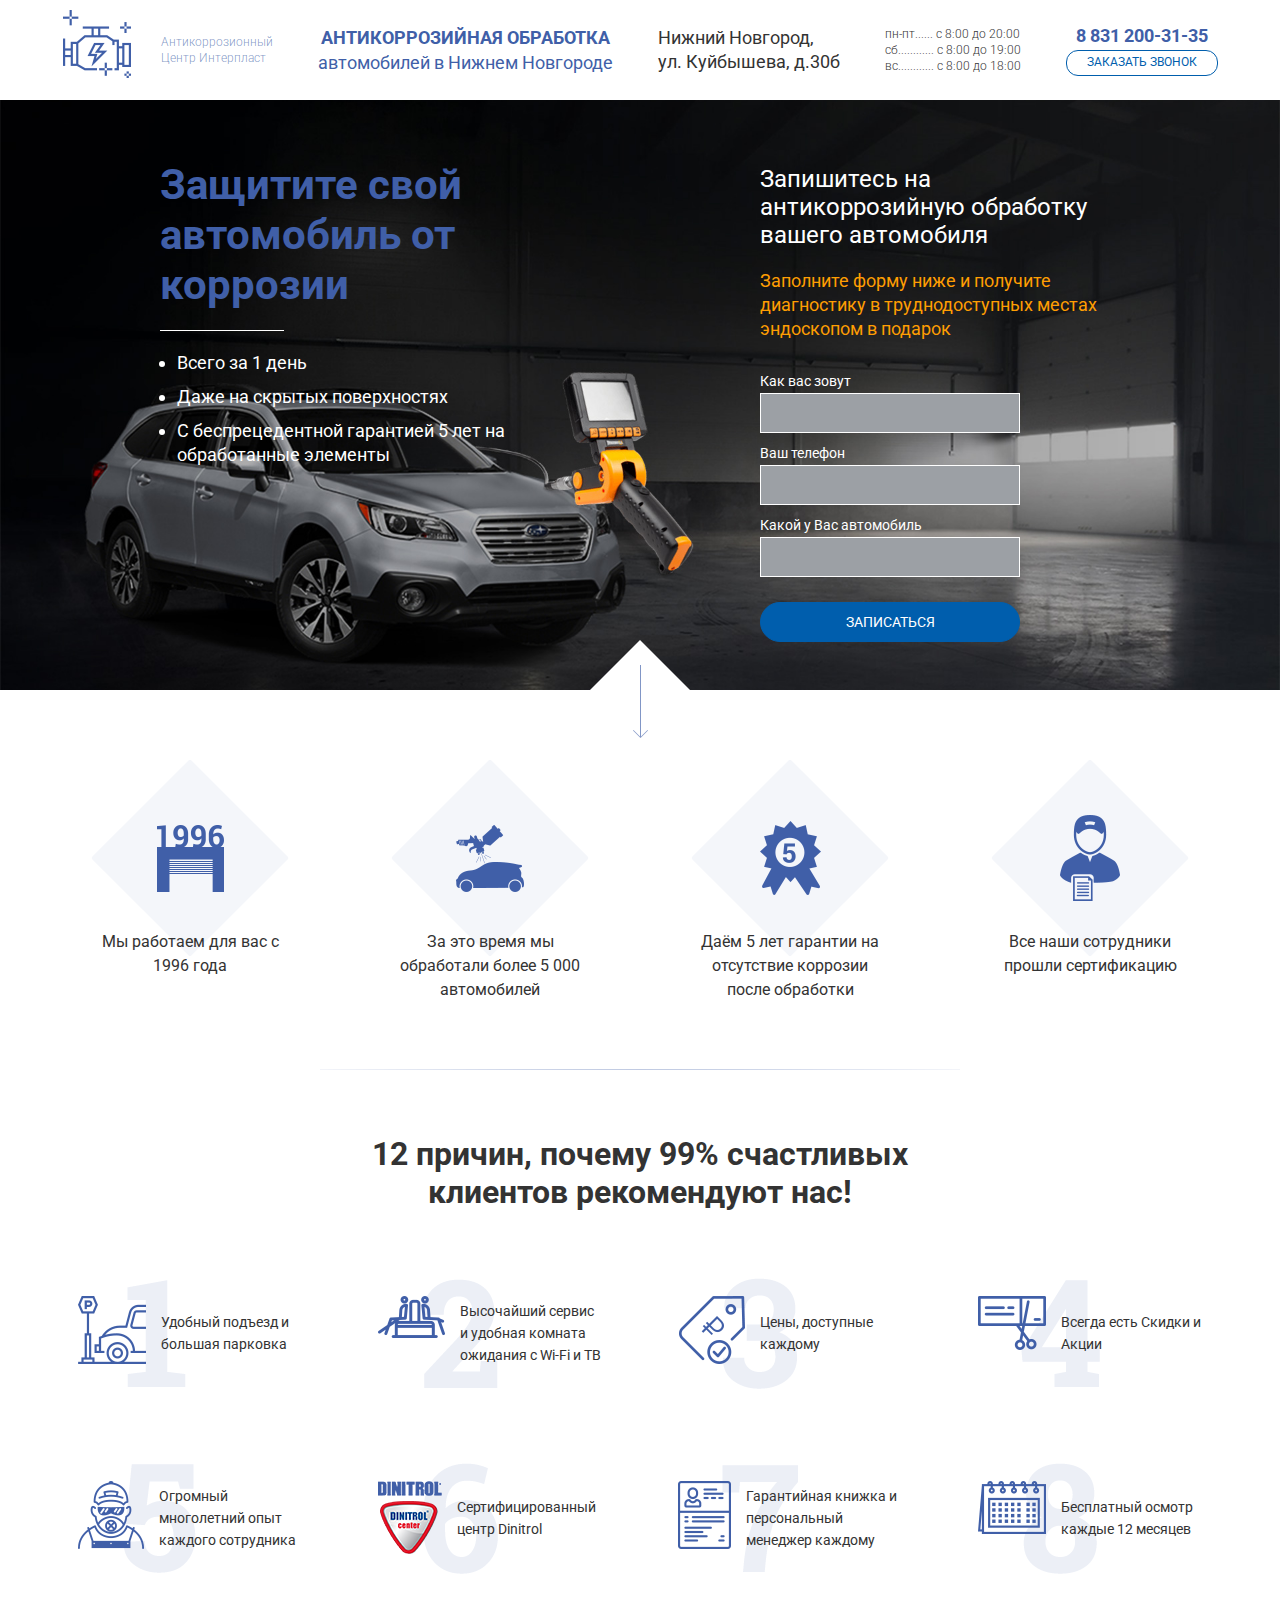
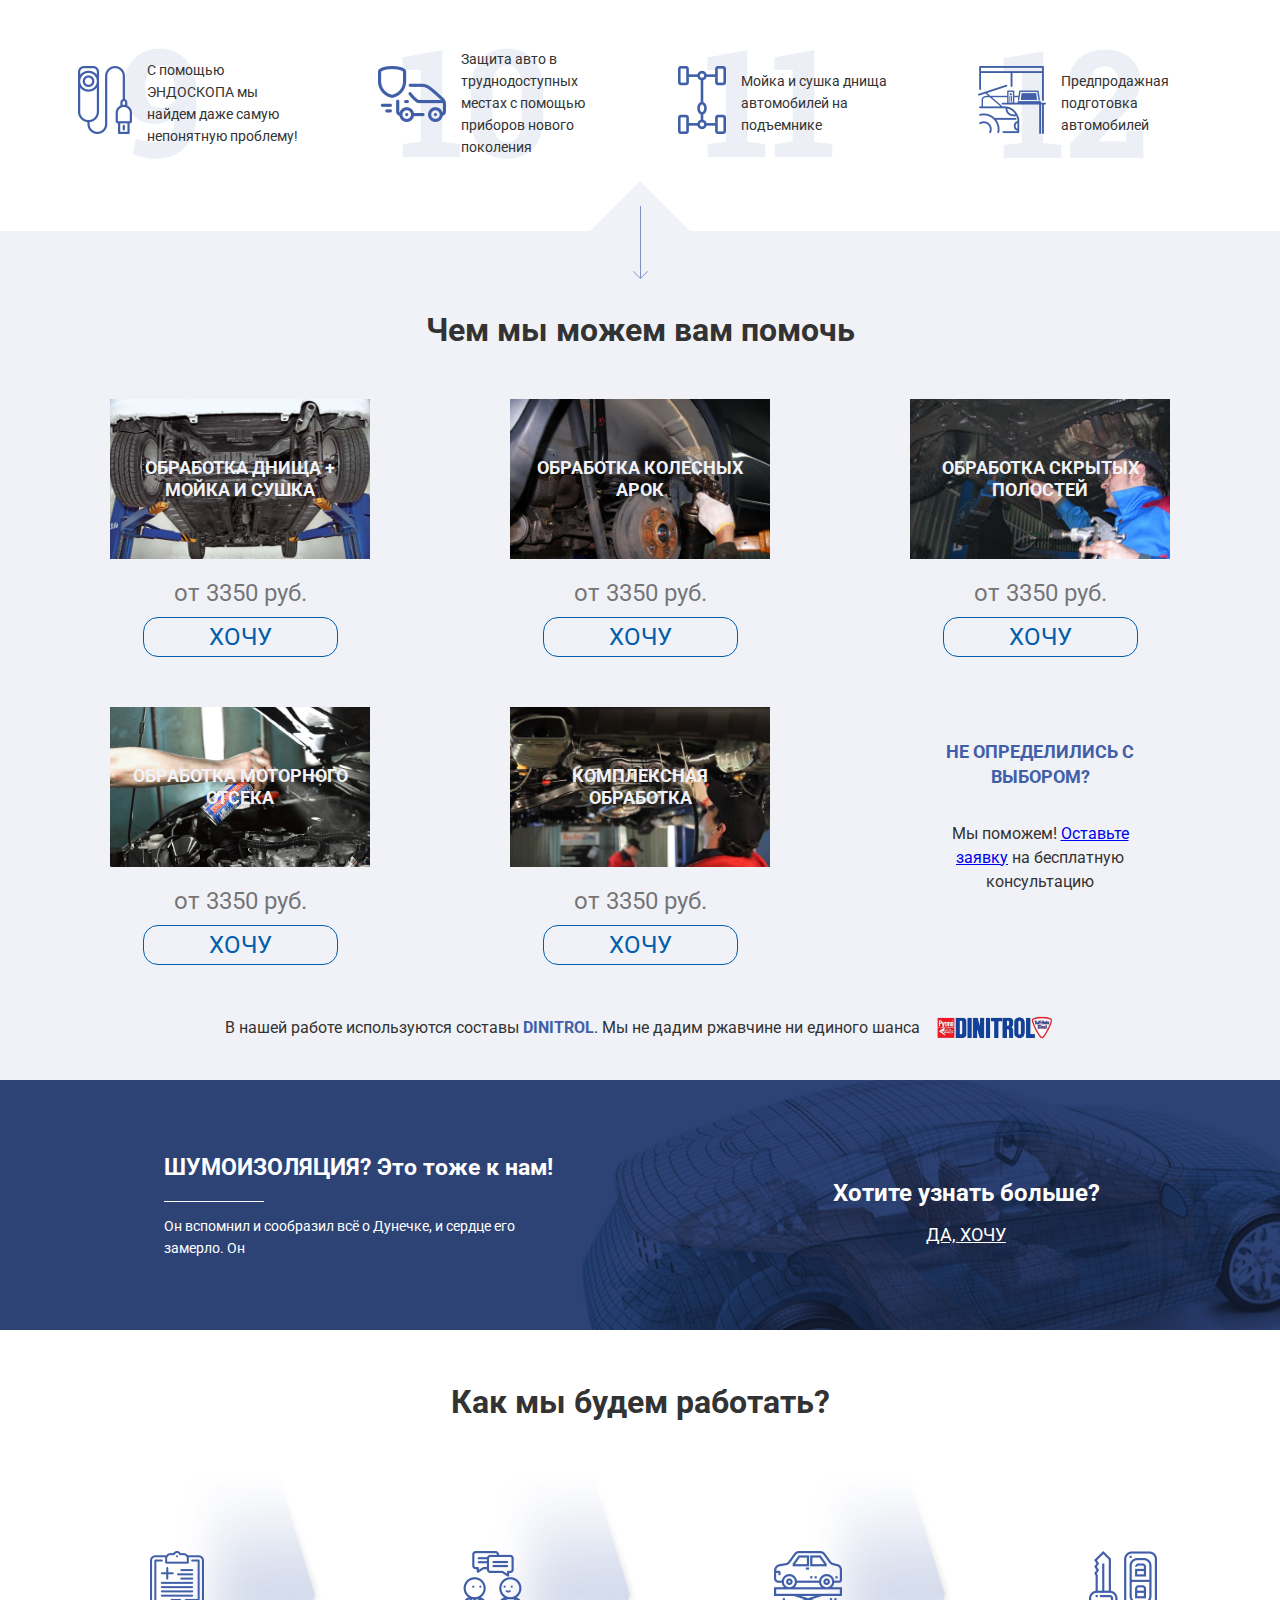
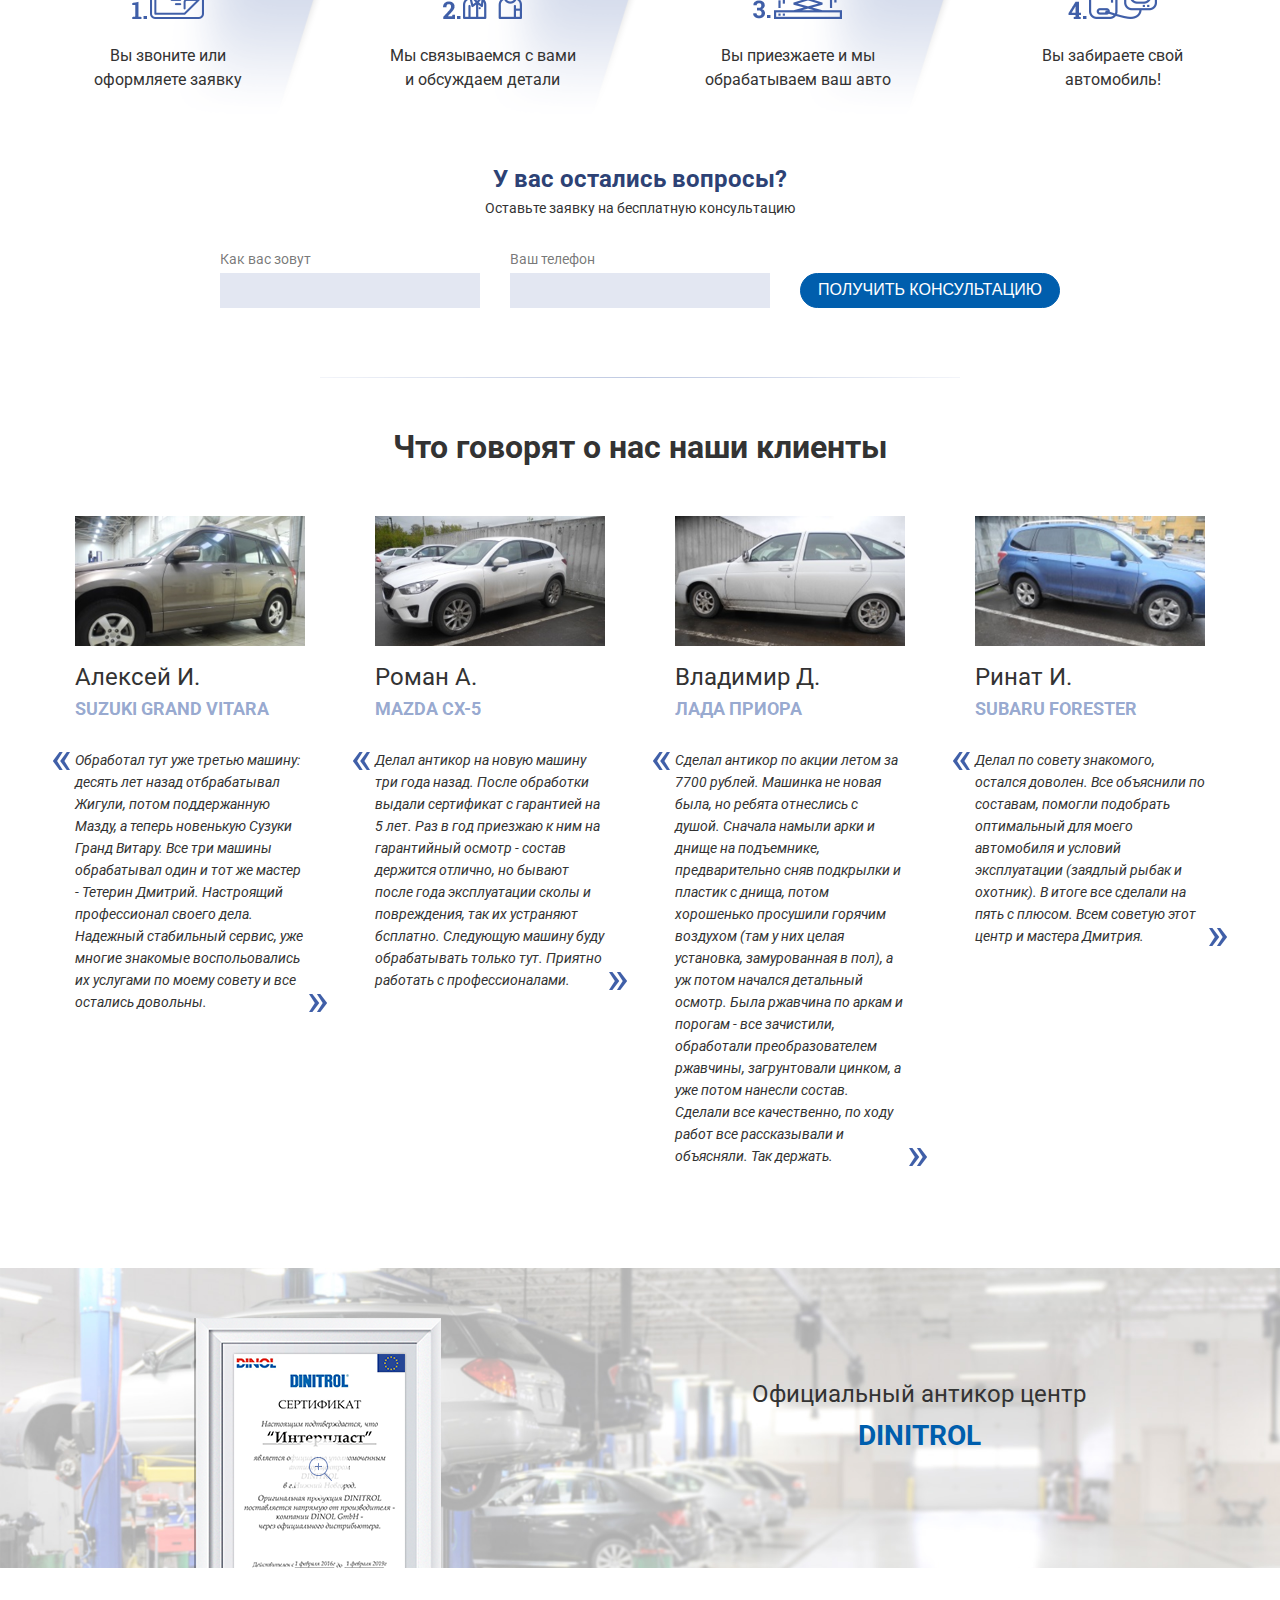
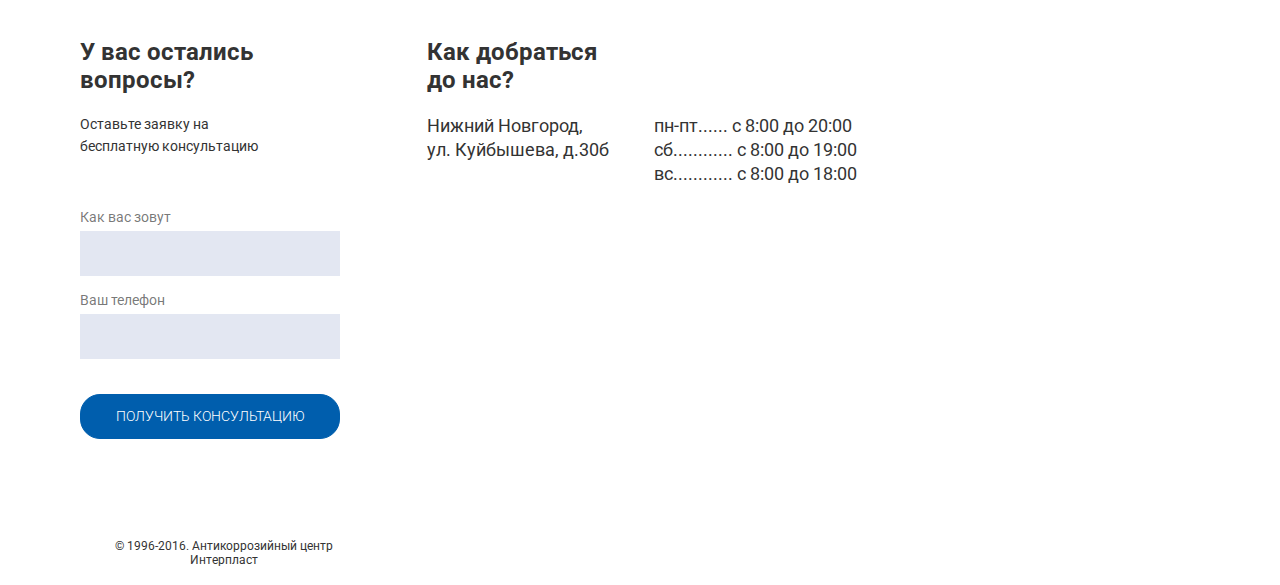
<file: index.html>
<!doctype html>
<html class="no-js" lang="ru">
  <head>
  <meta charset="utf-8">
  <meta http-equiv="x-ua-compatible" content="ie=edge">
  <title></title>
    <meta name="description" content="">
    <meta name="viewport" content="width=device-width, initial-scale=1">

    <link rel="apple-touch-icon" href="apple-touch-icon.png">
    <!-- Place favicon.ico in the root directory -->

    <link rel="stylesheet" href="css/normalize.css">
    <link rel="stylesheet" href="scss/main.css">
    <link rel="stylesheet" href="modal/css/remodal.css">
    <link rel="stylesheet" href="modal/css/remodal-default-theme.css">
    <link rel="stylesheet" href="magnific-popup/magnific-popup.css">
    <link href="https://fonts.googleapis.com/css?family=Roboto+Slab|Roboto:300,400,700&subset=cyrillic" rel="stylesheet">
    <script src="js/vendor/modernizr-2.8.3.min.js"></script>
  </head>
  <body>
    <!--[if lt IE 8]>
        <p class="browserupgrade">You are using an <strong>outdated</strong> browser. Please <a href="http://browsehappy.com/">upgrade your browser</a> to improve your experience.</p>
    <![endif]-->

    <header class="header">
      <div class="header__container-adaptive">
        <div class="header__container-logo">
          <div class="header__logo"></div>
          <div class="header__name">Антикоррозионный </br>  Центр Интерпласт</div>
        </div>
        <div class="header__description"><span class="header__description-bold">Антикоррозийная обработка</span>  автомобилей в Нижнем Новгороде</div>
        <div class="header__adress">Нижний Новгород,  </br>  ул. Куйбышева, д.30б</div>
        <ul class="header__working">
          <li class="header__working-item">пн-пт...... с 8:00 до 20:00</li>
          <li class="header__working-item">сб............ с 8:00 до 19:00</li>
          <li class="header__working-item">вс............ с 8:00 до 18:00</li>
        </ul>
        <div class="header__call">
          <span class="header__call-phone">8 831 200-31-35</span>
          <a href="#callRequest" class="header__call-button">Заказать звонок</a>
        </div>
      </div>
    </header>

    <section class="offer">
      <div class="offer__container-adaptive">
        <div class="offer-wrapper">
          <div class="offer-information">
            <span class="offer-information__header">Защитите свой  автомобиль от  коррозии</span>
            <div class="offer-information__line"></div>
            <ul class="offer-information__list">
              <li class="offer-information__list-item">Всего за 1 день</li>
              <li class="offer-information__list-item">Даже на скрытых поверхностях</li>
              <li class="offer-information__list-item">С беспрецедентной гарантией 5 лет на обработанные элементы</li>
            </ul>
          </div>
        </div>
        <div class="offer-sign">
          <span class="offer-sign__header">Запишитесь на антикоррозийную обработку вашего автомобиля</span>
          <span class="offer-sign__description">Заполните форму ниже и получите диагностику в труднодоступных местах эндоскопом в подарок</span>
          <form class="offer-sign__form" action="offer.php" method="post">
            <label class="offer-sign__form-label">Как вас зовут
              <input type="text" name="offerName" class="offer-sign__form-input">
            </label>
            <label class="offer-sign__form-label">Ваш телефон
              <input type="text" name="offerTel" class="offer-sign__form-input">
            </label>
            <label class="offer-sign__form-label">Какой у Вас автомобиль
              <input type="text" name="offerCar" class="offer-sign__form-input">
            </label>
            <span class="offer-sign__form-error">Заполните все поля!</span>
            <input type="submit" class="offer-sign__form-submit" name="apply" onclick="validateOffer(this.form)" value="Записаться">
          </form>
        </div>
      </div>
    </section>

    <section class="key-advantage">
      <div class="key-advantage__container-adaptive">
        <div class="key-advantage-item">
          <div class="key-advantage-item__rectangle">
            <div class="key-advantage-item__image key-advantage-item__image1"></div>
          </div>
          <span class="key-advantage-item__description">Мы работаем для вас с 1996 года</span>
        </div>
        <div class="key-advantage-item">
          <div class="key-advantage-item__rectangle">
            <div class="key-advantage-item__image key-advantage-item__image2"></div>
          </div>
          <span class="key-advantage-item__description">За это время мы обработали более  5 000 автомобилей</span>
        </div>
        <div class="key-advantage-item">
          <div class="key-advantage-item__rectangle">
            <div class="key-advantage-item__image key-advantage-item__image3"></div>
          </div>
          <span class="key-advantage-item__description">Даём 5 лет гарантии на отсутствие коррозии после обработки</span>
        </div>
        <div class="key-advantage-item">
          <div class="key-advantage-item__rectangle">
            <div class="key-advantage-item__image key-advantage-item__image4"></div>
          </div>
          <span class="key-advantage-item__description">Все наши сотрудники прошли сертификацию</span>
        </div>
        <div class="key-advantage__decor">
          <img class="key-advantage__decor-image" src="img/header/arrow-down.png" alt="">
        </div>
      </div>
    </section>

    <section class="advantages">
      <div class="advantages__container-adaptive">
        <div class="advantages__header">12 причин, почему 99% счастливых <br>  клиентов рекомендуют нас!</div>
        <div class="advantages__container">
          <div class="advantages__item advantages__item-1">
            <div class="advantages__item-container">
              <img src="img/advantages/Shape-1.png" class="advantages__item-image" alt="">
            </div>
            <span class="advantages__item-description">Удобный подъезд и большая парковка</span>
          </div>
          <div class="advantages__item advantages__item-2">
            <div class="advantages__item-container">
              <img src="img/advantages/Shape-2.png" class="advantages__item-image" alt="">
            </div>
            <span class="advantages__item-description">Высочайший сервис и удобная комната ожидания с Wi-Fi и ТВ</span>
          </div>
          <div class="advantages__item advantages__item-3">
            <div class="advantages__item-container">
              <img src="img/advantages/Shape-3.png" class="advantages__item-image" alt="">
            </div>
            <span class="advantages__item-description">Цены, доступные каждому</span>
          </div>
          <div class="advantages__item advantages__item-4">
            <div class="advantages__item-container">
              <img src="img/advantages/Shape-4.png" class="advantages__item-image" alt="">
            </div>
            <span class="advantages__item-description">Всегда есть Скидки  и Акции</span>
          </div>
          <div class="advantages__item advantages__item-5">
            <div class="advantages__item-container">
              <img src="img/advantages/Shape-5.png" class="advantages__item-image" alt="">
            </div>
            <span class="advantages__item-description">Огромный многолетний опыт каждого сотрудника</span>
          </div>
          <div class="advantages__item advantages__item-6">
            <div class="advantages__item-container">
              <img src="img/advantages/Shape-6.png" class="advantages__item-image" alt="">
            </div>
            <span class="advantages__item-description">Сертифицированный центр Dinitrol</span>
          </div>
          <div class="advantages__item advantages__item-7">
            <div class="advantages__item-container">
              <img src="img/advantages/Shape-7.png" class="advantages__item-image" alt="">
            </div>
            <span class="advantages__item-description">Гарантийная книжка и персональный менеджер каждому</span>
          </div>
          <div class="advantages__item advantages__item-8">
            <div class="advantages__item-container">
              <img src="img/advantages/Shape-8.png" class="advantages__item-image" alt="">
            </div>
            <span class="advantages__item-description">Бесплатный осмотр каждые 12 месяцев</span>
          </div>
          <div class="advantages__item advantages__item-9">
            <div class="advantages__item-container">
              <img src="img/advantages/Shape-9.png" class="advantages__item-image" alt="">
            </div>
            <span class="advantages__item-description">С помощью ЭНДОСКОПА мы найдем даже самую непонятную проблему!</span>
          </div>
          <div class="advantages__item advantages__item-10">
            <div class="advantages__item-container">
              <img src="img/advantages/Shape-10.png" class="advantages__item-image" alt="">
            </div>
            <span class="advantages__item-description">Защита авто в труднодоступных местах с помощью приборов нового поколения</span>
          </div>
          <div class="advantages__item advantages__item-11">
            <div class="advantages__item-container">
              <img src="img/advantages/Shape-11.png" class="advantages__item-image" alt="">
            </div>
            <span class="advantages__item-description">Мойка и сушка днища автомобилей на подъемнике</span>
          </div>
          <div class="advantages__item advantages__item-12">
            <div class="advantages__item-container">
              <img src="img/advantages/Shape-12.png" class="advantages__item-image" alt="">
            </div>
            <span class="advantages__item-description">Предпродажная подготовка автомобилей</span>
          </div>
        </div>
      </div>
    </section>

    <section class="help">
      <div class="help__container-adaptive">
        <div class="help__header">Чем мы можем вам помочь</div>
        <div class="help__container">
          <div class="help__item">
            <div class="help__item-image help__item-image-1">Обработка днища + мойка и сушка </div>
            <span class="help__item-price">от 3350 руб.</span>
            <a href="#modal" class="help__item-want" id="Обработка днища + мойка и сушка" onclick="setService(this.id)">Хочу</a>
          </div>
          <div class="help__item">
            <div class="help__item-image help__item-image-2">Обработка колесных арок </div>
            <span class="help__item-price">от 3350 руб.</span>
            <a href="#modal" id="Обработка колесных арок" onclick="setService(this.id)" class="help__item-want">Хочу</a>
          </div>
          <div class="help__item">
            <div class="help__item-image help__item-image-3">Обработка скрытых полостей </div>
            <span class="help__item-price">от 3350 руб.</span>
            <a href="#modal" class="help__item-want" id="Обработка скрытых полостей" onclick="setService(this.id)">Хочу</a>
          </div>
          <div class="help__item">
            <div class="help__item-image help__item-image-4">Обработка моторного отсека </div>
            <span class="help__item-price">от 3350 руб.</span>
            <a href="#modal" class="help__item-want" id="Обработка моторного отсека" onclick="setService(this.id)">Хочу</a>
          </div>
          <div class="help__item">
            <div class="help__item-image help__item-image-5">Комплексная обработка </div>
            <span class="help__item-price">от 3350 руб.</span>
            <a href="#modal" class="help__item-want" id="Комплексная обработка" onclick="setService(this.id)">Хочу</a>
          </div>
          <div class="help__item">
            <h1 class="help__item-title">Не определились с выбором?</h1>
            <span class="help__item-click">Мы поможем! <a href="#bottom" >Оставьте заявку</a> на бесплатную консультацию</span>
          </div>
        </div>
        <div class="help__description">
          <span class="help__description-span">В нашей работе используются составы <a href="/" class="help__description-span-a">Dinitrol</a>. Мы не дадим ржавчине ни единого шанса</span>
          <div class="help__description-logo"></div>
        </div>
        <div class="help__decor">
          <img class="help__decor-image" src="img/header/arrow-down.png">
        </div>
      </div>
    </section>

    <section class="insulation">
      <div class="insulation__container-adaptive">
        <div class="insulation__description">
          <h2 class="insulation__description-title">ШУМОИЗОЛЯЦИЯ? Это тоже к нам!</h2>
          <div class="insulation__description-line"></div>
          <p class="insulation__description-text">Он вспомнил и сообразил всё о Дунечке, и сердце его замерло. Он</p>
        </div>
        <div class="insulation__more">
          <h2 class="insulation__more-title">Хотите узнать больше?</h2>
          <a href="#modal" id="Шумоизоляция"  onclick="setService(this.id)" class="insulation__more-link">ДА, ХОЧУ</a>
        </div>
      </div>
    </section>

    <section class="how-work">
      <div class="how-work__container-adaptive">
        <h2 class="how-work__title">Как мы будем работать?</h2>
        <div class="how-work__container">
          <div class="how-work__item">
            <div class="how-work__item-image how-work__item-image-1"></div>
            <span class="how-work__item-text">Вы звоните или <br>  оформляете заявку</span>
          </div>
          <div class="how-work__item">
            <div class="how-work__item-image how-work__item-image-2"></div>
            <span class="how-work__item-text">Мы связываемся с вами <br>  и обсуждаем детали</span>
          </div>
          <div class="how-work__item">
            <div class="how-work__item-image how-work__item-image-3"></div>
            <span class="how-work__item-text">Вы приезжаете и мы <br>  обрабатываем ваш авто</span>
          </div>
          <div class="how-work__item">
            <div class="how-work__item-image how-work__item-image-4"></div>
            <span class="how-work__item-text">Вы забираете свой <br>  автомобиль!</span>
          </div>
        </div>
        <h3 class="how-work__questions">У вас остались вопросы?</h3>
        <span class="how-work__questions-text">Оставьте заявку на бесплатную консультацию</span>
        <form id="howWork" class="how-work__form" action="contacts.php" method="post">
          <label class="how-work__form-label">Как вас зовут <br>
            <input type="text" name="contactsName"  class="how-work__form-input">
          </label>
          <label class="how-work__form-label">Ваш телефон <br>
            <input type="text" name="contactsPhone" class="how-work__form-input">
          </label>
          <input type="submit" class="how-work__form-submit" onclick="validateContasts(this.form)"  value="Получить консультацию">
        </form>
        <span class="how-work__form-error">Заполните все поля!</span>
      </div>
    </section>

    <section class="talk">
      <div class="talk__container-adaptive">
        <h2 class="talk__title">Что говорят о нас наши клиенты</h2>
        <div class="talk__container">
          <div class="talk__item">
            <div class="talk__item-image talk__item-image-2"></div>
            <span class="talk__item-name">Алексей И.</span>
            <span class="talk__item-car">suzuki grand vitara</span>
            <div class="talk__item-wrapper">
              <div class="talk__item-wrapper-before"></div>
              <span class="talk__item-wrapper-text">Обработал тут уже третью машину: десять лет назад отбрабатывал Жигули, потом поддержанную Мазду, а теперь новенькую Сузуки Гранд Витару. Все три машины обрабатывал один и тот же мастер - Тетерин Дмитрий. Настроящий профессионал своего дела. Надежный стабильный сервис, уже многие знакомые воспольовались их услугами по моему совету и все остались довольны.</span>
              <div class="talk__item-wrapper-after"></div>
            </div>
          </div>
          <div class="talk__item">
            <div class="talk__item-image talk__item-image-1"></div>
            <span class="talk__item-name">Роман А.</span>
            <span class="talk__item-car">mazda cx-5</span>
            <div class="talk__item-wrapper">
              <div class="talk__item-wrapper-before"></div>
              <span class="talk__item-wrapper-text">Делал антикор на новую машину три года назад. После обработки выдали сертификат с гарантией на 5 лет. Раз в год приезжаю к ним на гарантийный осмотр - состав держится отлично, но бывают после года эксплуатации сколы и повреждения, так их устраняют бсплатно. Следующую машину буду обрабатывать только тут. Приятно работать с профессионалами.</span>
              <div class="talk__item-wrapper-after"></div>
            </div>
          </div>
          <div class="talk__item">
            <div class="talk__item-image talk__item-image-3"></div>
            <span class="talk__item-name">Владимир Д.</span>
            <span class="talk__item-car">лада приора</span>
            <div class="talk__item-wrapper">
              <div class="talk__item-wrapper-before"></div>
              <span class="talk__item-wrapper-text">Сделал антикор по акции летом за 7700 рублей. Машинка не новая была, но ребята отнеслись с душой. Сначала намыли арки и днище на подъемнике, предварительно сняв подкрылки и пластик с днища, потом хорошенько просушили горячим воздухом (там у них целая установка, замурованная в пол), а уж потом начался детальный осмотр. Была ржавчина по аркам и порогам - все зачистили, обработали преобразователем ржавчины, загрунтовали цинком, а уже потом нанесли состав. Сделали все качественно, по ходу работ все рассказывали и объясняли. Так держать.</span>
              <div class="talk__item-wrapper-after"></div>
            </div>
          </div>
          <div class="talk__item">
            <div class="talk__item-image talk__item-image-4"></div>
            <span class="talk__item-name">Ринат И.</span>
            <span class="talk__item-car">subaru forester</span>
            <div class="talk__item-wrapper">
              <div class="talk__item-wrapper-before"></div>
              <span class="talk__item-wrapper-text">Делал по совету знакомого, остался доволен. Все объяснили по составам, помогли подобрать оптимальный для моего автомобиля и условий эксплуатации (заядлый рыбак и охотник). В итоге все сделали на пять с плюсом. Всем советую этот центр и мастера Дмитрия.</span>
              <div class="talk__item-wrapper-after"></div>
            </div>
          </div>
        </div>
      </div>
    </section>

    <section class="certificate">
      <div class="certificate__container-adaptive">
        <div class="certificate__show">
          <img src="img/certificate/Sertifikat_Interplast_border.png" alt="">
          <div class="certificate__show-wrapper">
            <div class="certificate__show-wrapper-loop">
              <div class="zoom-gallery">
                <a class="zoom-gallery-1" href="img/certificate/Sertifikat1.png" style="width:60px;height:60px; opacity: 0">
                  <img src="img/certificate/Sertifikat1.png" width="60" height="60">
                </a>
                <a class="zoom-gallery-2" href="img/certificate/Sertifikat2.jpg" style="width:5px;height:5px;">
                  <img src="img/certificate/Sertifikat2.jpg" width="0" height="0">
                </a>
                <a class="zoom-gallery-3" href="img/certificate/Sertifikat3.jpg" style="width:5px;height:5px;">
                  <img src="img/certificate/Sertifikat3.jpg" width="0" height="0">
                </a>
              </div>
            </div>
          </div>
        </div>
        <div class="certificate__dinitrol">
          <span class="certificate__dinitrol-off"> Официальный антикор центр</span>
          <span class="certificate__dinitrol-din"> DINITROL</span>
        </div>
      </div>
    </section>

    <section class="contacts">
      <div id="bottom" class="contacts__questions">
        <h2 class="contacts__questions-title">У вас остались  вопросы?</h2>
        <span class="contacts__questions-text">Оставьте заявку на бесплатную консультацию</span>
        <form id="contacts" class="contacts__questions-form" action="contacts.php" method="post">
          <label class="contacts__questions-form-label">Как вас зовут <br>
            <input type="text" name="contactsName" class="contacts__questions-form-input">
          </label>
          <label class="contacts__questions-form-label">Ваш телефон <br>
            <input type="text" name="contactsPhone" class="contacts__questions-form-input">
          </label>
          <input type="submit" class="contacts__questions-form-submit" onclick="validateContasts(this.form)" value="Получить консультацию">
          <span class="contacts__questions-form-error">Заполните все поля!</span>
        </form>
        <span class="contacts__questions-copyright">© 1996-2016. Антикоррозийный центр Интерпласт</span>
      </div>
      <div class="contacts__wrapper">
        <div class="contacts__address">
          <h2 class="contacts__address-title">Как добраться  до нас?</h2>
          <div class="contacts__address-wrapper">
            <ul class="contacts__address-wrapper-list">
              <li class="contacts__address-wrapper-list-item">Нижний Новгород,</li>
              <li class="contacts__address-wrapper-list-item">ул. Куйбышева, д.30б</li>
            </ul>
            <ul class="contacts__address-wrapper-list">
              <li class="contacts__address-wrapper-list-item">пн-пт...... с 8:00 до 20:00</li>
              <li class="contacts__address-wrapper-list-item">сб............ с 8:00 до 19:00</li>
              <li class="contacts__address-wrapper-list-item">вс............ с 8:00 до 18:00</li>
            </ul>
          </div>
        </div>
        <div class="contacts__map">
          <script type="text/javascript" charset="utf-8" async src="https://api-maps.yandex.ru/services/constructor/1.0/js/?sid=RURb_PPDsG2GM6oBI67Xc7zlkBAukVvs&amp;width=100%&amp;height=375&amp;lang=ru_RU&amp;sourceType=constructor&amp;scroll=false"></script>
        </div>
      </div>
    </section>

    <section class="navbar">
      <div class="navbar__logo"></div>
      <a href="#callRequest" class="navbar__call">Заказать звонок</a>
      <div class="navbar__phone">8 831 200-31-35</div>
    </section>

    <div class="remodal" data-remodal-id="modal" role="dialog" aria-labelledby="modal1Title" aria-describedby="modal1Desc">
      <button data-remodal-action="close" class="remodal-close" aria-label="Close"></button>
      <form id="form1" action="corrosion.php" method="post" class="modalForm">
        <h2 class="modalForm__title">Я хочу заказать услугу</h2>
        <span class="modalForm__text">Антикоррозийная обработка</span>
        <label class="modalForm-label">Как вас зовут <br>
          <input type="text" name="name" class="modalForm-input">
        </label>
        <label class="modalForm-label">Ваш телефон <br>
          <input type="text" name="phone" class="modalForm-input">
        </label>
        <input class="modalForm-hidden" type="text" name="type">
        <input type="submit" class="modalForm-submit" onclick="validateModal(this.form)" value="Заказать услугу">
        <span class="modalForm-error">Заполните все поля!</span>
        <span class="modalForm__bottom">Наш менеджер свяжется с вами в течение 10 минут</span>
      </form>
    </div>

    <div class="remodal" data-remodal-id="callRequest" role="dialog" aria-labelledby="modal1Title" aria-describedby="modal1Desc">
      <button data-remodal-action="close" class="remodal-close" aria-label="Close"></button>
      <form id="form3" action="callRequest.php" method="post" class="modalForm">
        <h2 class="modalForm__title">Заказать звонок</h2>
        <label class="modalForm-label">Как вас зовут <br>
          <input type="text" name="name" class="modalForm-input">
        </label>
        <label class="modalForm-label">Ваш телефон <br>
          <input type="text" name="phone" class="modalForm-input">
        </label>
        <input type="submit" class="modalForm-submit" onclick="validateModal(this.form)"  value="Заказать услугу">
        <span class="modalForm-error">Заполните все поля!</span>
        <span class="modalForm__bottom">Наш менеджер свяжется с вами в течение 10 минут</span>
      </form>
    </div>

    <script src="https://code.jquery.com/jquery-1.12.2.min.js"></script>
    <script>window.jQuery || document.write('<script src="js/vendor/jquery-1.12.2.min.js"><\/script>')</script>
    <script src="modal/js/remodal.min.js"></script>
    <script src="magnific-popup/jquery.magnific-popup.js"></script>
    <script src="js/plugins.js"></script>
    <script src="js/main.js"></script>
  </body>
</html>
</file>
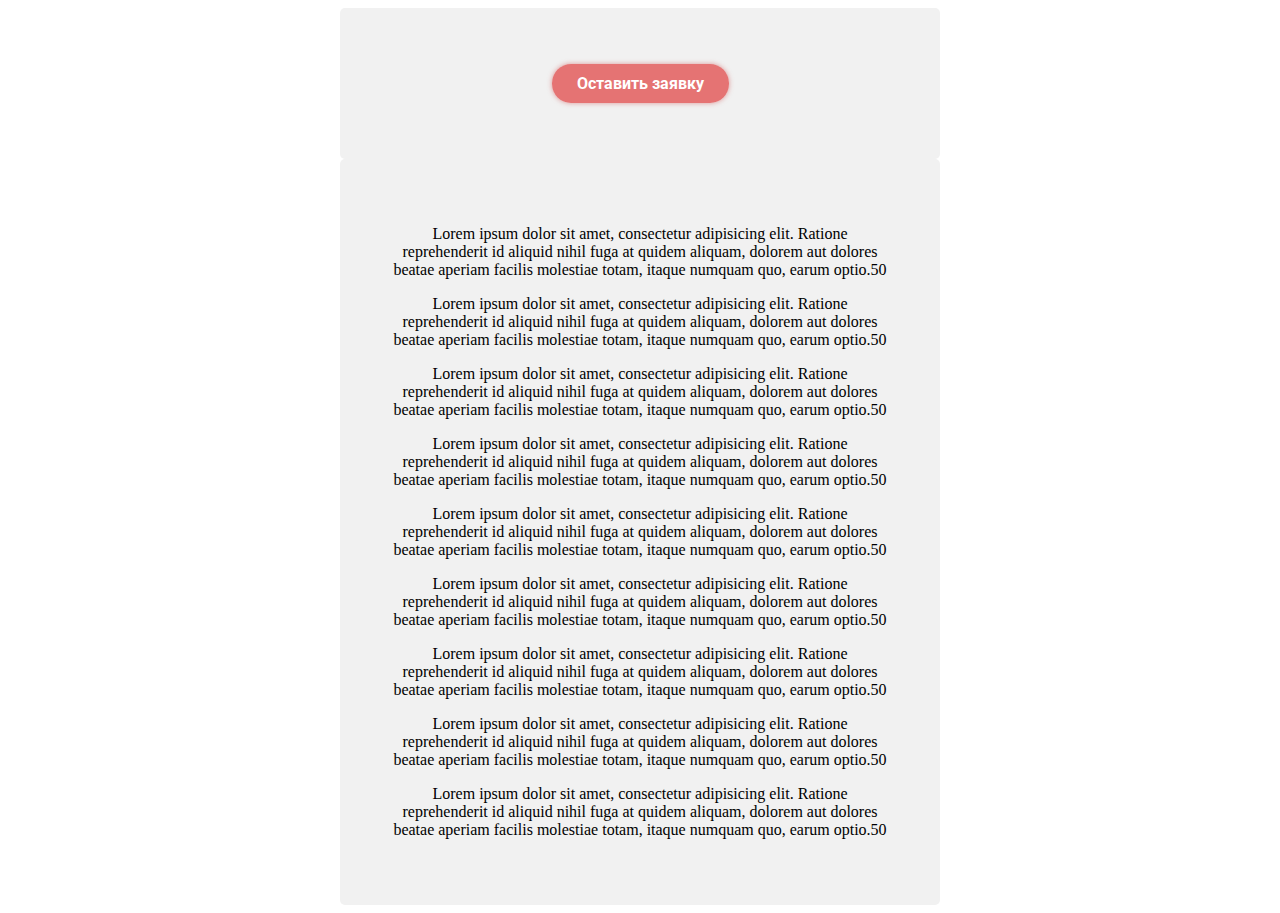
<file: modal/index.html>
<!DOCTYPE html>
<html>
<head>
<meta charset="utf-8"/>
<title></title>
<meta name='author' content='Дмитрий Давыдов' />
<meta name='copyright' content='2015 - Smartlanding.biz' />

 <meta name="viewport" content="width=device-width, initial-scale=1">
 <link rel="stylesheet" href="css/remodal.css">
 <link rel="stylesheet" href="css/remodal-default-theme.css">
 <link href='https://fonts.googleapis.com/css?family=Roboto:400,300,700&subset=latin,cyrillic' rel='stylesheet' type='text/css'>

</head>
<body>

<div class="home">
  <p><a class="mainButton" href="#modal">Оставить заявку</a></p>
</div>

<div class="remodal" data-remodal-id="modal" role="dialog" aria-labelledby="modal1Title" aria-describedby="modal1Desc">
 <div class="remodalBorder">
  <p><img src="img/sendico.png"></p>
  <button data-remodal-action="close" class="remodal-close" aria-label="Close"></button>
      <form id="form">
        <h2 id="modal1Title">Оставьте ваши контактные данные и наш консультант свяжется <br>с вами</h2>
        <input type="text" class="putName" name="name" placeholder="Ваше ваше имя" required>
        <input name="phone" type="tel" class="putPhone" placeholder="Введите номер телефона" required>
        <input type="submit" name="submit" class="btn" value="ОТПРАВИТЬ">
        <input type="hidden" name="formData" value="Заявка с сайта">
        <p style="margin:0;"><a style="font-size:12px; text-align:center; color:rgba(255, 255, 255, .3);" href="http://smartlanding.biz/ajax-forma-v-modalnom-okne.html">Хочу такую форму на свой сайт</a></p>
    </form>
</div>
</div>

<div class="home">
  <p>Lorem ipsum dolor sit amet, consectetur adipisicing elit. Ratione reprehenderit id aliquid nihil fuga at quidem aliquam, dolorem aut dolores beatae aperiam facilis molestiae totam, itaque numquam quo, earum optio.50</p>
  <p>Lorem ipsum dolor sit amet, consectetur adipisicing elit. Ratione reprehenderit id aliquid nihil fuga at quidem aliquam, dolorem aut dolores beatae aperiam facilis molestiae totam, itaque numquam quo, earum optio.50</p>
  <p>Lorem ipsum dolor sit amet, consectetur adipisicing elit. Ratione reprehenderit id aliquid nihil fuga at quidem aliquam, dolorem aut dolores beatae aperiam facilis molestiae totam, itaque numquam quo, earum optio.50</p>
  <p>Lorem ipsum dolor sit amet, consectetur adipisicing elit. Ratione reprehenderit id aliquid nihil fuga at quidem aliquam, dolorem aut dolores beatae aperiam facilis molestiae totam, itaque numquam quo, earum optio.50</p>
  <p>Lorem ipsum dolor sit amet, consectetur adipisicing elit. Ratione reprehenderit id aliquid nihil fuga at quidem aliquam, dolorem aut dolores beatae aperiam facilis molestiae totam, itaque numquam quo, earum optio.50</p>
  <p>Lorem ipsum dolor sit amet, consectetur adipisicing elit. Ratione reprehenderit id aliquid nihil fuga at quidem aliquam, dolorem aut dolores beatae aperiam facilis molestiae totam, itaque numquam quo, earum optio.50</p>
  <p>Lorem ipsum dolor sit amet, consectetur adipisicing elit. Ratione reprehenderit id aliquid nihil fuga at quidem aliquam, dolorem aut dolores beatae aperiam facilis molestiae totam, itaque numquam quo, earum optio.50</p>
  <p>Lorem ipsum dolor sit amet, consectetur adipisicing elit. Ratione reprehenderit id aliquid nihil fuga at quidem aliquam, dolorem aut dolores beatae aperiam facilis molestiae totam, itaque numquam quo, earum optio.50</p>
  <p>Lorem ipsum dolor sit amet, consectetur adipisicing elit. Ratione reprehenderit id aliquid nihil fuga at quidem aliquam, dolorem aut dolores beatae aperiam facilis molestiae totam, itaque numquam quo, earum optio.50</p>
</div>

<script src="http://ajax.googleapis.com/ajax/libs/jquery/1.11.2/jquery.min.js"></script>
<script src="js/remodal.min.js"></script>
<script src="js/script.js"></script>

</body>
</html>
</file>
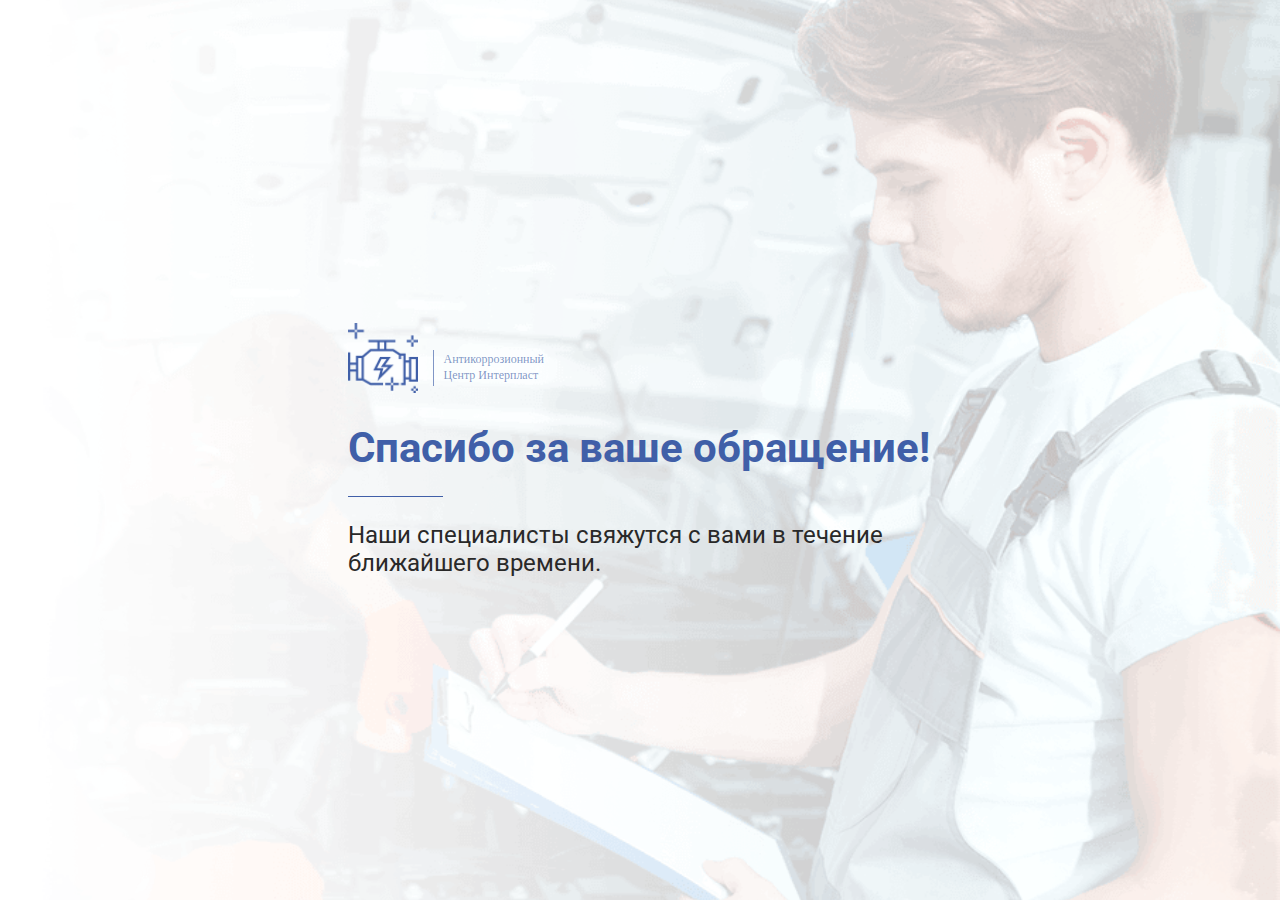
<file: success/index.html>
<!DOCTYPE html>
<html lang="ru">
<head>
<meta http-equiv="Content-Type" content="text/html; charset=UTF-8">
	<meta charset="utf-8">
	<meta name="viewport" content="width=device-width, initial-scale=1.0">
	<title>Поздравляем! Ваш заказ принят!</title>
<link rel="stylesheet" type="text/css" href="index.css" media="all">
	<link href="https://fonts.googleapis.com/css?family=Roboto+Slab|Roboto:300,400,700&subset=cyrillic" rel="stylesheet">
</head>
<body>
	<div class="container">
		<div class="wrapper">
			<div class="logo">
				<div class="logoImage"></div>
				<span class="logoText">Антикоррозионный <br>  Центр Интерпласт </span>
			</div>
			<span class="thank">Спасибо за ваше обращение!</span>
			<div class="line"></div>
			<span class="text">Наши специалисты свяжутся с вами в течение ближайшего времени.</span>
		</div>
	</div>
	<script>
		setTimeout(function () {
			window.location.href = "../index.html"; //will redirect to your blog page (an ex: blog.html)
		}, 5000);
	</script>
</body>
</html>
</file>
<file: scss/main.css>
/*
 * What follows is the result of much research on cross-browser styling.
 * Credit left inline and big thanks to Nicolas Gallagher, Jonathan Neal,
 * Kroc Camen, and the H5BP dev community and team.
 */
/* ==========================================================================
   Base styles: opinionated defaults
   ========================================================================== */
html {
  color: #222;
  font-size: 1em;
  line-height: 1.4;
  font-family: 'Roboto', sans-serif; }

.body {
  min-width: 1200px; }

/*
 * Remove text-shadow in selection highlight:
 * https://twitter.com/miketaylr/status/12228805301
 *
 * These selection rule sets have to be separate.
 * Customize the background color to match your design.
 */
::-moz-selection {
  background: #b3d4fc;
  text-shadow: none; }

::selection {
  background: #b3d4fc;
  text-shadow: none; }

/*
 * A better looking default horizontal rule
 */
hr {
  display: block;
  height: 1px;
  border: 0;
  border-top: 1px solid #ccc;
  margin: 1em 0;
  padding: 0; }

/*
 * Remove the gap between audio, canvas, iframes,
 * images, videos and the bottom of their containers:
 * https://github.com/h5bp/html5-boilerplate/issues/440
 */
audio,
canvas,
iframe,
img,
svg,
video {
  vertical-align: middle; }

/*
 * Remove default fieldset styles.
 */
fieldset {
  border: 0;
  margin: 0;
  padding: 0; }

/*
 * Allow only vertical resizing of textareas.
 */
textarea {
  resize: vertical; }

/* ==========================================================================
   Browser Upgrade Prompt
   ========================================================================== */
.browserupgrade {
  margin: 0.2em 0;
  background: #ccc;
  color: #000;
  padding: 0.2em 0; }

/* ==========================================================================
   Helper classes
   ========================================================================== */
/*
 * Hide visually and from screen readers
 */
.hidden {
  display: none !important; }

/*
 * Hide only visually, but have it available for screen readers:
 * http://snook.ca/archives/html_and_css/hiding-content-for-accessibility
 */
.visuallyhidden {
  border: 0;
  clip: rect(0 0 0 0);
  height: 1px;
  margin: -1px;
  overflow: hidden;
  padding: 0;
  position: absolute;
  width: 1px; }

/*
 * Extends the .visuallyhidden class to allow the element
 * to be focusable when navigated to via the keyboard:
 * https://www.drupal.org/node/897638
 */
.visuallyhidden.focusable:active,
.visuallyhidden.focusable:focus {
  clip: auto;
  height: auto;
  margin: 0;
  overflow: visible;
  position: static;
  width: auto; }

/*
 * Hide visually and from screen readers, but maintain layout
 */
.invisible {
  visibility: hidden; }

/*
 * Clearfix: contain floats
 *
 * For modern browsers
 * 1. The space content is one way to avoid an Opera bug when the
 *    `contenteditable` attribute is included anywhere else in the document.
 *    Otherwise it causes space to appear at the top and bottom of elements
 *    that receive the `clearfix` class.
 * 2. The use of `table` rather than `block` is only necessary if using
 *    `:before` to contain the top-margins of child elements.
 */
.clearfix:before,
.clearfix:after {
  content: " ";
  /* 1 */
  display: table
  /* 2 */ }

.clearfix:after {
  clear: both; }

/* ==========================================================================
   EXAMPLE Media Queries for Responsive Design.
   These examples override the primary ('mobile first') styles.
   Modify as content requires.
   ========================================================================== */
@media only screen and (min-width: 35em) {
  /* Style adjustments for viewports that meet the condition */ }
@media print, (-webkit-min-device-pixel-ratio: 1.25), (min-resolution: 1.25dppx), (min-resolution: 120dpi) {
  /* Style adjustments for high resolution devices */ }
/* ==========================================================================
   Print styles.
   Inlined to avoid the additional HTTP request:
   http://www.phpied.com/delay-loading-your-print-css/
   ========================================================================== */
@media print {
  *,
  *:before,
  *:after,
  *:first-letter,
  *:first-line {
    background: transparent !important;
    color: #000 !important;
    /* Black prints faster:
       http://www.sanbeiji.com/archives/953 */
    box-shadow: none !important;
    text-shadow: none !important; }

  a,
  a:visited {
    text-decoration: underline; }

  a[href]:after {
    content: " (" attr(href) ")"; }

  abbr[title]:after {
    content: " (" attr(title) ")"; }

  /*
   * Don't show links that are fragment identifiers,
   * or use the `javascript:` pseudo protocol
   */
  a[href^="#"]:after,
  a[href^="javascript:"]:after {
    content: ""; }

  pre,
  blockquote {
    border: 1px solid #999;
    page-break-inside: avoid; }

  /*
   * Printing Tables:
   * http://css-discuss.incutio.com/wiki/Printing_Tables
   */
  thead {
    display: table-header-group; }

  tr,
  img {
    page-break-inside: avoid; }

  img {
    max-width: 100% !important; }

  p,
  h2,
  h3 {
    orphans: 3;
    widows: 3; }

  h2,
  h3 {
    page-break-after: avoid; } }
.header {
  width: 100%;
  height: 100px;
  display: -webkit-box;
  display: -webkit-flex;
  display: -ms-flexbox;
  display: flex;
  -webkit-box-pack: center;
  -webkit-justify-content: center;
      -ms-flex-pack: center;
          justify-content: center;
  background-color: #fff; }
  .header__container-adaptive {
    width: 1200px;
    display: -webkit-box;
    display: -webkit-flex;
    display: -ms-flexbox;
    display: flex;
    -webkit-justify-content: space-around;
        -ms-flex-pack: distribute;
            justify-content: space-around;
    -webkit-box-align: center;
    -webkit-align-items: center;
        -ms-flex-align: center;
            align-items: center; }
  .header__container-logo {
    display: -webkit-box;
    display: -webkit-flex;
    display: -ms-flexbox;
    display: flex;
    -webkit-box-pack: center;
    -webkit-justify-content: center;
        -ms-flex-pack: center;
            justify-content: center;
    -webkit-box-align: center;
    -webkit-align-items: center;
        -ms-flex-align: center;
            align-items: center;
    height: 100%; }
  .header__logo {
    -webkit-align-self: flex-start;
        -ms-flex-item-align: start;
            align-self: flex-start;
    width: 68px;
    height: 68px;
    margin-top: 10px;
    margin-right: 30px;
    background-image: url("../img/header/logo.png");
    background-size: cover; }
  .header__name {
    font-size: 12px;
    line-height: 16px;
    font-family: "Roboto", san-serif;
    font-weight: 300;
    color: rgba(64, 95, 168, 0.659); }
  .header__description {
    font-size: 18px;
    font-family: "Roboto", san-serif;
    color: #405fa8;
    text-align: center; }
    .header__description-bold {
      display: block;
      font-weight: bold;
      line-height: 1.4;
      text-transform: uppercase; }
  .header__adress {
    font-size: 18px;
    line-height: 24px;
    font-family: "Roboto", san-serif;
    color: #333333;
    text-align: left; }
  .header__working {
    list-style-type: none;
    padding: 0;
    margin: 0; }
    .header__working-item {
      font-size: 12px;
      line-height: 16px;
      font-family: "Roboto", san-serif;
      font-weight: 300;
      color: #333333;
      text-align: left; }
  .header__call {
    display: -webkit-box;
    display: -webkit-flex;
    display: -ms-flexbox;
    display: flex;
    -webkit-box-orient: vertical;
    -webkit-box-direction: normal;
    -webkit-flex-direction: column;
        -ms-flex-direction: column;
            flex-direction: column;
    -webkit-box-align: center;
    -webkit-align-items: center;
        -ms-flex-align: center;
            align-items: center; }
    .header__call-phone {
      font-size: 18px;
      line-height: 22px;
      font-family: "Roboto", san-serif;
      color: #405fa8;
      font-weight: bold;
      text-align: center;
      margin-bottom: 3px; }
    .header__call-button {
      display: -webkit-box;
      display: -webkit-flex;
      display: -ms-flexbox;
      display: flex;
      -webkit-box-pack: center;
      -webkit-justify-content: center;
          -ms-flex-pack: center;
              justify-content: center;
      -webkit-box-align: center;
      -webkit-align-items: center;
          -ms-flex-align: center;
              align-items: center;
      width: 152px;
      height: 26px;
      text-decoration: none;
      border-style: solid;
      border-width: 1px;
      border-color: #005ead;
      border-radius: 12px;
      background-color: #fff;
      color: #005ead;
      font-size: 12px;
      text-transform: uppercase; }
      .header__call-button:hover {
        color: #fff;
        background-color: #005ead;
        -webkit-transition: all 0.3s ease;
                transition: all 0.3s ease;
        cursor: pointer; }

@media all and (max-width: 1200px) {
  .header__adress,
  .header__working {
    display: none; }

  .header__container-adaptive {
    width: 100%; } }
@media all and (max-width: 960px) {
  .header__description,
  .header__name {
    display: none; }

  .header {
    height: 50px; }
    .header__logo {
      -webkit-align-self: center;
          -ms-flex-item-align: center;
              align-self: center;
      width: 130px;
      height: 30px;
      margin: 0;
      background-size: contain; }
    .header__call {
      -webkit-box-orient: horizontal;
      -webkit-box-direction: reverse;
      -webkit-flex-direction: row-reverse;
          -ms-flex-direction: row-reverse;
              flex-direction: row-reverse;
      -webkit-justify-content: space-around;
          -ms-flex-pack: distribute;
              justify-content: space-around;
      -webkit-box-flex: 2;
      -webkit-flex-grow: 2;
          -ms-flex-positive: 2;
              flex-grow: 2; }
    .header__container-logo {
      -webkit-box-flex: 1;
      -webkit-flex-grow: 1;
          -ms-flex-positive: 1;
              flex-grow: 1; } }
@media all and (max-width: 500px) {
  .header__logo {
    width: 30px; } }
@media all and (max-width: 400px) {
  .header__container-logo {
    display: none; }

  .header__call {
    -webkit-justify-content: space-around;
        -ms-flex-pack: distribute;
            justify-content: space-around; } }
.navbar {
  -webkit-transform: translateY(-50px);
      -ms-transform: translateY(-50px);
          transform: translateY(-50px);
  position: fixed;
  top: 0;
  left: 0;
  display: -webkit-box;
  display: -webkit-flex;
  display: -ms-flexbox;
  display: flex;
  -webkit-justify-content: space-around;
      -ms-flex-pack: distribute;
          justify-content: space-around;
  -webkit-box-align: center;
  -webkit-align-items: center;
      -ms-flex-align: center;
          align-items: center;
  -webkit-transition: -webkit-transform 0.3s ease;
          transition: transform 0.3s ease;
  background: #fff;
  width: 100%;
  height: 50px;
  will-change: unset; }
  .navbar__logo {
    width: 130px;
    height: 30px;
    background-image: url("../img/header/logo.png");
    background-size: contain; }
  .navbar__call {
    display: -webkit-box;
    display: -webkit-flex;
    display: -ms-flexbox;
    display: flex;
    -webkit-box-pack: center;
    -webkit-justify-content: center;
        -ms-flex-pack: center;
            justify-content: center;
    -webkit-box-align: center;
    -webkit-align-items: center;
        -ms-flex-align: center;
            align-items: center;
    width: 152px;
    height: 26px;
    text-decoration: none;
    border-style: solid;
    border-width: 1px;
    border-color: #005ead;
    border-radius: 12px;
    background-color: #fff;
    color: #005ead;
    font-size: 12px;
    text-transform: uppercase; }
    .navbar__call:hover {
      color: #fff;
      background-color: #005ead;
      -webkit-transition: all 0.3s ease;
              transition: all 0.3s ease;
      cursor: pointer; }
  .navbar__phone {
    font-size: 18px;
    line-height: 22px;
    font-family: "Roboto", san-serif;
    color: #405fa8;
    font-weight: bold;
    text-align: center; }

.navbar_fixied {
  z-index: 103;
  -webkit-transform: translateY(0);
      -ms-transform: translateY(0);
          transform: translateY(0);
  will-change: transform; }

.fornavbar {
  height: 3000px; }

@media all and (max-width: 500px) {
  .navbar__logo {
    width: 30px; } }
@media all and (max-width: 400px) {
  .navbar {
    -webkit-justify-content: space-around;
        -ms-flex-pack: distribute;
            justify-content: space-around; }
    .navbar__logo {
      display: none; } }
.offer {
  display: -webkit-box;
  display: -webkit-flex;
  display: -ms-flexbox;
  display: flex;
  -webkit-box-pack: center;
  -webkit-justify-content: center;
      -ms-flex-pack: center;
          justify-content: center;
  width: 100%;
  height: 590px;
  background: url("../img/offer/backk.jpg") no-repeat center;
  background-size: cover; }
  .offer__container-adaptive {
    width: 1200px;
    display: -webkit-box;
    display: -webkit-flex;
    display: -ms-flexbox;
    display: flex;
    -webkit-justify-content: space-around;
        -ms-flex-pack: distribute;
            justify-content: space-around;
    -webkit-box-align: center;
    -webkit-align-items: center;
        -ms-flex-align: center;
            align-items: center; }
  .offer-wrapper {
    display: block;
    height: 100%; }
  .offer-inspection {
    display: none;
    width: 300px;
    height: 260px;
    background: url("../img/offer/inspection.png") no-repeat center;
    background-size: cover;
    -webkit-align-self: flex-end;
        -ms-flex-item-align: end;
            align-self: flex-end;
    margin-bottom: 111px; }
  .offer-information {
    display: block;
    width: 360px;
    height: 100%;
    padding-top: 60px; }
    .offer-information__header {
      display: block;
      font-size: 42px;
      font-family: "Roboto", san-serif;
      color: #405fa8;
      font-weight: bold;
      line-height: 1.19; }
    .offer-information__line {
      width: 124px;
      height: 1px;
      margin: 20px 0;
      background-color: #fff; }
    .offer-information__list {
      padding-left: 17px;
      margin: 0; }
      .offer-information__list-item {
        font-size: 18px;
        font-family: "Roboto", san-serif;
        color: white;
        line-height: 1.333;
        text-align: left;
        margin-bottom: 10px; }
  .offer-sign {
    display: -webkit-box;
    display: -webkit-flex;
    display: -ms-flexbox;
    display: flex;
    -webkit-box-orient: vertical;
    -webkit-box-direction: normal;
    -webkit-flex-direction: column;
        -ms-flex-direction: column;
            flex-direction: column;
    width: 360px;
    height: 100%;
    padding-top: 65px; }
    .offer-sign__header {
      -webkit-flex-shrink: 0;
          -ms-flex-negative: 0;
              flex-shrink: 0;
      display: block;
      font-size: 24px;
      font-family: "Roboto", san-serif;
      color: white;
      line-height: 1.167;
      text-align: left;
      margin-bottom: 20px; }
    .offer-sign__description {
      -webkit-flex-shrink: 0;
          -ms-flex-negative: 0;
              flex-shrink: 0;
      display: block;
      font-size: 18px;
      font-family: "Roboto", san-serif;
      color: #ff9e02;
      line-height: 1.333;
      text-align: left;
      margin-bottom: 30px; }
    .offer-sign__form {
      -webkit-flex-shrink: 0;
          -ms-flex-negative: 0;
              flex-shrink: 0;
      display: -webkit-box;
      display: -webkit-flex;
      display: -ms-flexbox;
      display: flex;
      -webkit-box-orient: vertical;
      -webkit-box-direction: normal;
      -webkit-flex-direction: column;
          -ms-flex-direction: column;
              flex-direction: column;
      -webkit-box-align: start;
      -webkit-align-items: flex-start;
          -ms-flex-align: start;
              align-items: flex-start;
      width: 260px; }
      .offer-sign__form-label {
        font-size: 14px;
        font-family: "Roboto", san-serif;
        color: white;
        line-height: 1.571; }
      .offer-sign__form-input {
        width: 260px;
        height: 40px;
        border: 1px solid #fff;
        background-color: #9ca0a5;
        margin-bottom: 10px;
        padding: 0 10px;
        font-size: 16px;
        font-family: "Roboto", san-serif;
        color: #405fa8;
        line-height: 1.375; }
        .offer-sign__form-input_error {
          border: 1px solid red;
          -webkit-transition: border-color 0.3s ease-out;
                  transition: border-color 0.3s ease-out; }
      .offer-sign__form-submit {
        width: 260px;
        height: 40px;
        border-radius: 20px;
        border: 1px solid #005ead;
        background-color: #005ead;
        color: #fff;
        text-transform: uppercase;
        margin-top: 15px;
        font-size: 14px;
        font-family: 'Roboto', san-serif; }
        .offer-sign__form-submit:hover {
          color: #fff;
          border-color: #fff;
          background-color: transparent;
          -webkit-transition: all 0.3s ease;
                  transition: all 0.3s ease;
          cursor: pointer; }
      .offer-sign__form-error {
        display: none; }
        .offer-sign__form-error_active {
          display: block;
          width: 100%;
          text-align: center;
          font-size: 14px;
          color: red; }

@media all and (max-width: 1200px) {
  .offer__container-adaptive {
    width: 100%; } }
@media all and (max-width: 1000px) {
  .offer {
    height: 100%;
    min-height: 590px;
    background: url("../img/offer/backkWith.jpg") no-repeat center;
    background-size: cover; }
    .offer__container-adaptive {
      display: block;
      height: 100%;
      padding-bottom: 70px; }
    .offer-wraper {
      -webkit-flex-shrink: 0;
          -ms-flex-negative: 0;
              flex-shrink: 0;
      margin: 0 auto; }
    .offer-information {
      -webkit-flex-shrink: 0;
          -ms-flex-negative: 0;
              flex-shrink: 0;
      padding-top: 30px;
      margin: 0 auto; }
    .offer-sign__form {
      -webkit-flex-shrink: 0;
          -ms-flex-negative: 0;
              flex-shrink: 0;
      -webkit-align-self: center;
          -ms-flex-item-align: center;
              align-self: center;
      margin: 0 auto; }
    .offer-sign {
      margin: 0 auto; } }
@media all and (max-width: 730px) {
  .offer-inspection {
    display: none; } }
@media all and (max-width: 400px) {
  .offer {
    min-height: 940px; }

  .offer-information {
    width: 100%;
    padding-left: 20px;
    padding-right: 20px; }

  .offer-sign {
    width: 100%;
    padding-left: 20px;
    padding-right: 20px; } }
.key-advantage {
  position: relative;
  display: -webkit-box;
  display: -webkit-flex;
  display: -ms-flexbox;
  display: flex;
  -webkit-box-pack: center;
  -webkit-justify-content: center;
      -ms-flex-pack: center;
          justify-content: center;
  width: 100%;
  padding: 70px 0;
  background-color: #fff;
  background-image: url("../img/header/bottom-line.png");
  background-size: 50%;
  background-position: 50% 100%;
  background-repeat: no-repeat;
  box-sizing: border-box; }
  .key-advantage__container-adaptive {
    width: 1200px;
    display: -webkit-box;
    display: -webkit-flex;
    display: -ms-flexbox;
    display: flex;
    -webkit-justify-content: space-around;
        -ms-flex-pack: distribute;
            justify-content: space-around;
    -webkit-box-align: center;
    -webkit-align-items: center;
        -ms-flex-align: center;
            align-items: center;
    -webkit-flex-wrap: nowrap;
        -ms-flex-wrap: nowrap;
            flex-wrap: nowrap; }
  .key-advantage-item {
    position: relative;
    display: -webkit-box;
    display: -webkit-flex;
    display: -ms-flexbox;
    display: flex;
    -webkit-box-orient: vertical;
    -webkit-box-direction: normal;
    -webkit-flex-direction: column;
        -ms-flex-direction: column;
            flex-direction: column;
    -webkit-box-pack: end;
    -webkit-justify-content: flex-end;
        -ms-flex-pack: end;
            justify-content: flex-end;
    -webkit-box-align: center;
    -webkit-align-items: center;
        -ms-flex-align: center;
            align-items: center;
    width: 200px;
    height: 240px;
    overflow: hidden; }
    .key-advantage-item__rectangle {
      position: absolute;
      top: 28px;
      left: 30px;
      -webkit-transform: rotate(45deg);
          -ms-transform: rotate(45deg);
              transform: rotate(45deg);
      display: block;
      width: 140px;
      height: 140px;
      border-radius: 2px;
      background-color: #f4f6fa;
      z-index: 100; }
    .key-advantage-item__description {
      position: relative;
      display: block;
      height: 70px;
      font-size: 16px;
      font-family: "Roboto", san-serif;
      color: #333333;
      line-height: 1.5;
      text-align: center;
      z-index: 101; }
    .key-advantage-item__image {
      display: -webkit-box;
      display: -webkit-flex;
      display: -ms-flexbox;
      display: flex;
      -webkit-box-pack: center;
      -webkit-justify-content: center;
          -ms-flex-pack: center;
              justify-content: center;
      -webkit-box-align: center;
      -webkit-align-items: center;
          -ms-flex-align: center;
              align-items: center;
      width: 100%;
      height: 100%;
      -webkit-transform: rotate(-45deg);
          -ms-transform: rotate(-45deg);
              transform: rotate(-45deg); }
    .key-advantage-item__image1 {
      background: url("../img/header/year.png") no-repeat center; }
    .key-advantage-item__image2 {
      background: url("../img/header/cars.png") no-repeat center; }
    .key-advantage-item__image3 {
      background: url("../img/header/garanty.png") no-repeat center; }
    .key-advantage-item__image4 {
      background: url("../img/header/certificate.png") no-repeat center; }

.key-advantage__decor {
  position: absolute;
  top: -50px;
  left: calc(50% - 50px);
  width: 0;
  height: 0;
  border-left: 50px solid transparent;
  border-right: 50px solid transparent;
  border-bottom: 50px solid #fff;
  display: -webkit-box;
  display: -webkit-flex;
  display: -ms-flexbox;
  display: flex;
  -webkit-box-pack: center;
  -webkit-justify-content: center;
      -ms-flex-pack: center;
          justify-content: center;
  -webkit-box-align: start;
  -webkit-align-items: flex-start;
      -ms-flex-align: start;
          align-items: flex-start; }
  .key-advantage__decor-image {
    padding-top: 25px; }

@media all and (max-width: 1200px) {
  .key-advantage__container-adaptive {
    width: 100%; } }
@media all and (max-width: 1000px) {
  .key-advantage__container-adaptive {
    -webkit-flex-wrap: wrap;
        -ms-flex-wrap: wrap;
            flex-wrap: wrap;
    padding-bottom: 20px; }
  .key-advantage-item {
    margin: 0 7vw;
    margin-bottom: 50px; } }
@media all and (max-width: 600px) {
  .key-advantage {
    -webkit-flex-wrap: wrap;
        -ms-flex-wrap: wrap;
            flex-wrap: wrap;
    padding-bottom: 20px; }
    .key-advantage-item {
      margin: 0 10px;
      margin-bottom: 50px; } }
.advantages {
  display: block;
  width: 100%;
  background-color: #fff; }
  .advantages__container-adaptive {
    margin: 0 auto;
    width: 1200px; }
  .advantages__header {
    width: 100%;
    font-size: 32px;
    font-family: "Roboto", san-serif;
    color: #333333;
    font-weight: bold;
    line-height: 1.188;
    text-align: center;
    padding: 65px 0; }
  .advantages__container {
    display: -webkit-box;
    display: -webkit-flex;
    display: -ms-flexbox;
    display: flex;
    -webkit-justify-content: space-around;
        -ms-flex-pack: distribute;
            justify-content: space-around;
    -webkit-flex-wrap: wrap;
        -ms-flex-wrap: wrap;
            flex-wrap: wrap; }
  .advantages__item {
    display: -webkit-box;
    display: -webkit-flex;
    display: -ms-flexbox;
    display: flex;
    width: 225px;
    height: 115px;
    margin: 0 20px;
    margin-bottom: 70px; }
    .advantages__item-container {
      height: 100%;
      padding-top: 20px; }
    .advantages__item-description {
      display: -webkit-box;
      display: -webkit-flex;
      display: -ms-flexbox;
      display: flex;
      -webkit-box-pack: start;
      -webkit-justify-content: flex-start;
          -ms-flex-pack: start;
              justify-content: flex-start;
      -webkit-box-align: center;
      -webkit-align-items: center;
          -ms-flex-align: center;
              align-items: center;
      padding-left: 15px;
      font-size: 14px;
      font-family: "Roboto", san-serif;
      color: #333333;
      line-height: 1.571;
      text-align: left; }
    .advantages__item-1 {
      background-image: url("../img/advantages/1.png");
      background-position: 30% 50%; }
    .advantages__item-2 {
      background-image: url("../img/advantages/2.png");
      background-position: 30% 50%; }
    .advantages__item-3 {
      background-image: url("../img/advantages/3.png");
      background-position: 30% 50%; }
    .advantages__item-4 {
      background-image: url("../img/advantages/4.png");
      background-position: 30% 50%; }
    .advantages__item-5 {
      background-image: url("../img/advantages/5.png");
      background-position: 30% 50%; }
    .advantages__item-6 {
      background-image: url("../img/advantages/6.png");
      background-position: 30% 50%; }
    .advantages__item-7 {
      background-image: url("../img/advantages/7.png");
      background-position: 30% 50%; }
    .advantages__item-8 {
      background-image: url("../img/advantages/8.png");
      background-position: 30% 50%; }
    .advantages__item-9 {
      background-image: url("../img/advantages/9.png");
      background-position: 30% 50%; }
    .advantages__item-10 {
      background-image: url("../img/advantages/10.png");
      background-position: 30% 50%; }
    .advantages__item-11 {
      background-image: url("../img/advantages/11.png");
      background-position: 30% 50%; }
    .advantages__item-12 {
      background-image: url("../img/advantages/12.png");
      background-position: 30% 50%; }

@media all and (max-width: 1200px) {
  .advantages__container-adaptive {
    width: 100%; }

  .advantages__container {
    display: -webkit-box;
    display: -webkit-flex;
    display: -ms-flexbox;
    display: flex;
    -webkit-justify-content: space-around;
        -ms-flex-pack: distribute;
            justify-content: space-around;
    -webkit-flex-wrap: wrap;
        -ms-flex-wrap: wrap;
            flex-wrap: wrap; } }
@media all and (max-width: 1160px) {
  .advantages__item {
    margin: 0 10px;
    margin-bottom: 70px; } }
.help {
  position: relative;
  width: 100%;
  background-color: #f0f2f7;
  padding: 80px 0 40px 0; }
  .help__container-adaptive {
    width: 1200px;
    margin: 0 auto; }
  .help__header {
    margin-bottom: 50px;
    font-size: 32px;
    font-family: "Roboto", san-serif;
    color: #333333;
    font-weight: bold;
    line-height: 1.188;
    text-align: center; }
  .help__description {
    width: 100%;
    min-height: 25px;
    display: -webkit-box;
    display: -webkit-flex;
    display: -ms-flexbox;
    display: flex;
    -webkit-box-pack: center;
    -webkit-justify-content: center;
        -ms-flex-pack: center;
            justify-content: center;
    -webkit-box-align: center;
    -webkit-align-items: center;
        -ms-flex-align: center;
            align-items: center;
    -webkit-flex-wrap: wrap;
        -ms-flex-wrap: wrap;
            flex-wrap: wrap;
    padding: 0 20px; }
    .help__description-span {
      font-size: 16px;
      font-family: "Roboto", san-serif;
      color: #333333;
      line-height: 1.5;
      text-align: center; }
      .help__description-span-a {
        text-transform: uppercase;
        color: #405fa8;
        text-decoration: none;
        font-weight: bold; }
    .help__description-logo {
      width: 120px;
      height: 25px;
      margin-left: 15px;
      background: url("../img/help/logo.png") no-repeat center;
      background-size: cover; }
  .help__container {
    width: 100%;
    display: -webkit-box;
    display: -webkit-flex;
    display: -ms-flexbox;
    display: flex;
    -webkit-justify-content: space-around;
        -ms-flex-pack: distribute;
            justify-content: space-around;
    -webkit-flex-wrap: wrap;
        -ms-flex-wrap: wrap;
            flex-wrap: wrap; }
  .help__item {
    display: -webkit-box;
    display: -webkit-flex;
    display: -ms-flexbox;
    display: flex;
    -webkit-box-orient: vertical;
    -webkit-box-direction: normal;
    -webkit-flex-direction: column;
        -ms-flex-direction: column;
            flex-direction: column;
    -webkit-box-align: center;
    -webkit-align-items: center;
        -ms-flex-align: center;
            align-items: center;
    width: 260px;
    margin: 0 60px;
    margin-bottom: 50px; }
    .help__item-price {
      margin-top: 20px;
      margin-bottom: 10px;
      font-size: 24px;
      font-family: "Roboto", san-serif;
      color: rgba(51, 51, 51, 0.659);
      line-height: 1.167; }
    .help__item-want {
      display: -webkit-box;
      display: -webkit-flex;
      display: -ms-flexbox;
      display: flex;
      -webkit-box-pack: center;
      -webkit-justify-content: center;
          -ms-flex-pack: center;
              justify-content: center;
      -webkit-box-align: center;
      -webkit-align-items: center;
          -ms-flex-align: center;
              align-items: center;
      width: 195px;
      height: 40px;
      border: 1px solid #005ead;
      border-radius: 15px;
      text-decoration: none;
      text-transform: uppercase;
      font-size: 24px;
      font-family: "Roboto", san-serif;
      color: #005ead;
      line-height: 1.167; }
      .help__item-want:hover {
        color: #fff;
        background-color: #005ead;
        -webkit-transition: all 0.3s ease;
                transition: all 0.3s ease;
        cursor: pointer; }
    .help__item-image {
      display: -webkit-box;
      display: -webkit-flex;
      display: -ms-flexbox;
      display: flex;
      -webkit-box-pack: center;
      -webkit-justify-content: center;
          -ms-flex-pack: center;
              justify-content: center;
      -webkit-box-align: center;
      -webkit-align-items: center;
          -ms-flex-align: center;
              align-items: center;
      width: 260px;
      height: 160px;
      padding: 0 20px;
      font-size: 18px;
      font-family: "Roboto", san-serif;
      color: #f0f2f7;
      font-weight: bold;
      text-align: center;
      text-transform: uppercase;
      line-height: 1.222; }
      .help__item-image-1 {
        background: url("../img/help/1.png") no-repeat center;
        background-size: cover; }
      .help__item-image-2 {
        background: url("../img/help/2.png") no-repeat center;
        background-size: cover; }
      .help__item-image-3 {
        background: url("../img/help/3.png") no-repeat center;
        background-size: cover; }
      .help__item-image-4 {
        background: url("../img/help/4.png") no-repeat center;
        background-size: cover; }
      .help__item-image-5 {
        background: url("../img/help/5.png") no-repeat center;
        background-size: cover; }
    .help__item-title {
      font-size: 18px;
      font-family: "Roboto", san-serif;
      color: #405fa8;
      font-weight: bold;
      text-transform: uppercase;
      text-align: center;
      padding: 20px 30px; }
    .help__item-click {
      font-size: 16px;
      font-family: "Roboto", san-serif;
      color: #333333;
      line-height: 1.5;
      text-align: center;
      padding: 0 30px; }

.help__decor {
  position: absolute;
  top: -50px;
  left: calc(50% - 50px);
  width: 0;
  height: 0;
  border-left: 50px solid transparent;
  border-right: 50px solid transparent;
  border-bottom: 50px solid #f0f2f7;
  display: -webkit-box;
  display: -webkit-flex;
  display: -ms-flexbox;
  display: flex;
  -webkit-box-pack: center;
  -webkit-justify-content: center;
      -ms-flex-pack: center;
          justify-content: center;
  -webkit-box-align: start;
  -webkit-align-items: flex-start;
      -ms-flex-align: start;
          align-items: flex-start; }
  .help__decor-image {
    padding-top: 25px; }

@media all and (max-width: 1200px) {
  .help__container-adaptive {
    width: 100%; } }
@media all and (max-width: 1160px) {
  .help__item {
    margin: 0 33px;
    margin-bottom: 50px; } }
.insulation {
  width: 100%;
  min-height: 250px;
  display: -webkit-box;
  display: -webkit-flex;
  display: -ms-flexbox;
  display: flex;
  -webkit-box-pack: center;
  -webkit-justify-content: center;
      -ms-flex-pack: center;
          justify-content: center;
  background: url("../img/insulation/background.jpg") no-repeat center;
  background-size: cover;
  padding: 40px 0; }
  .insulation__container-adaptive {
    width: 1200px;
    display: -webkit-box;
    display: -webkit-flex;
    display: -ms-flexbox;
    display: flex;
    -webkit-flex-wrap: wrap;
        -ms-flex-wrap: wrap;
            flex-wrap: wrap;
    -webkit-justify-content: space-around;
        -ms-flex-pack: distribute;
            justify-content: space-around;
    -webkit-box-align: center;
    -webkit-align-items: center;
        -ms-flex-align: center;
            align-items: center; }
  .insulation__description {
    width: 404px; }
    .insulation__description-title {
      font-size: 23px;
      font-family: "Roboto", san-serif;
      color: white;
      line-height: 1.167; }
    .insulation__description-line {
      width: 100px;
      height: 1px;
      background: #fff; }
    .insulation__description-text {
      font-size: 14px;
      font-family: "Roboto", san-serif;
      color: white;
      line-height: 1.571; }
  .insulation__more {
    width: 300px;
    text-align: center; }
    .insulation__more-title {
      font-size: 24px;
      font-family: "Roboto", san-serif;
      color: white;
      line-height: 0.917; }
    .insulation__more-link {
      margin-top: 10px;
      font-size: 18px;
      font-family: "Roboto", san-serif;
      color: white;
      text-decoration: underline;
      text-transform: uppercase;
      line-height: 1.222; }

@media all and (max-width: 1200px) {
  .insulation__container-adaptive {
    width: 100%; } }
@media all and (max-width: 430px) {
  .insulation__description {
    width: 300px;
    text-align: center; } }
.how-work {
  width: 100%;
  padding: 50px 0 70px 0;
  background-color: #fff;
  background-image: url("../img/header/bottom-line.png");
  background-size: 50%;
  background-position: 50% 100%;
  background-repeat: no-repeat;
  box-sizing: border-box; }
  .how-work__container-adaptive {
    margin: 0 auto;
    width: 1260px; }
  .how-work__title {
    margin: 0;
    font-size: 32px;
    font-family: "Roboto", san-serif;
    color: #333333;
    font-weight: bold;
    text-align: center; }
  .how-work__container {
    display: -webkit-box;
    display: -webkit-flex;
    display: -ms-flexbox;
    display: flex;
    -webkit-justify-content: space-around;
        -ms-flex-pack: distribute;
            justify-content: space-around;
    -webkit-box-align: center;
    -webkit-align-items: center;
        -ms-flex-align: center;
            align-items: center;
    -webkit-flex-wrap: wrap;
        -ms-flex-wrap: wrap;
            flex-wrap: wrap;
    width: 100%; }
  .how-work__item {
    display: -webkit-box;
    display: -webkit-flex;
    display: -ms-flexbox;
    display: flex;
    -webkit-box-orient: vertical;
    -webkit-box-direction: normal;
    -webkit-flex-direction: column;
        -ms-flex-direction: column;
            flex-direction: column;
    -webkit-box-pack: end;
    -webkit-justify-content: flex-end;
        -ms-flex-pack: end;
            justify-content: flex-end;
    width: 310px;
    height: 340px;
    background: url("../img/how-work/arrow.png") no-repeat;
    background-size: cover; }
    .how-work__item:last-child {
      background: none; }
    .how-work__item-text {
      display: block;
      width: 100%;
      height: 130px;
      margin-top: 25px;
      text-align: center;
      font-size: 16px;
      font-family: "Roboto", san-serif;
      color: #333333;
      line-height: 1.5; }
    .how-work__item-image {
      width: 100%;
      height: 210px; }
      .how-work__item-image-1 {
        background: url("../img/how-work/1.png") no-repeat;
        background-position: 50% 100%; }
      .how-work__item-image-2 {
        background: url("../img/how-work/2.png") no-repeat;
        background-position: 50% 100%; }
      .how-work__item-image-3 {
        background: url("../img/how-work/3.png") no-repeat;
        background-position: 50% 100%; }
      .how-work__item-image-4 {
        background: url("../img/how-work/4.png") no-repeat;
        background-position: 50% 100%; }
  .how-work__questions {
    width: 100%;
    margin: 0;
    margin-bottom: 5px;
    font-size: 24px;
    font-family: "Roboto", san-serif;
    color: #2d4275;
    line-height: 1.167;
    text-align: center; }
    .how-work__questions-text {
      display: block;
      width: 100%;
      font-size: 14px;
      font-family: "Roboto", san-serif;
      color: #333333;
      line-height: 1.571;
      text-align: center; }
  .how-work__form {
    display: -webkit-box;
    display: -webkit-flex;
    display: -ms-flexbox;
    display: flex;
    -webkit-box-pack: center;
    -webkit-justify-content: center;
        -ms-flex-pack: center;
            justify-content: center;
    -webkit-box-align: center;
    -webkit-align-items: center;
        -ms-flex-align: center;
            align-items: center;
    width: 100%;
    margin-top: 25px; }
    .how-work__form-label {
      margin-right: 30px;
      font-size: 14px;
      font-family: "Roboto", san-serif;
      color: rgba(51, 51, 51, 0.659);
      line-height: 2; }
    .how-work__form-input {
      width: 260px;
      height: 35px;
      background-color: #e3e7f2;
      padding: 0 10px;
      border: 1px solid #e3e7f2; }
      .how-work__form-input_error {
        border: 1px solid red;
        -webkit-transition: border-color 0.3s ease-out;
                transition: border-color 0.3s ease-out; }
    .how-work__form-submit {
      -webkit-align-self: flex-end;
          -ms-flex-item-align: end;
              align-self: flex-end;
      width: 260px;
      height: 35px;
      border-radius: 20px;
      border: 1px solid #005ead;
      background-color: #005ead;
      color: #fff;
      font-weight: 300;
      text-transform: uppercase; }
      .how-work__form-submit:hover {
        color: #005ead;
        background-color: #fff;
        border-color: #005ead;
        -webkit-transition: all 0.3s ease;
                transition: all 0.3s ease;
        cursor: pointer; }
    .how-work__form-error {
      display: none; }
      .how-work__form-error_active {
        margin-top: 8px;
        display: block;
        width: 100%;
        text-align: center;
        font-size: 14px;
        color: red; }

@media all and (max-width: 1260px) {
  .how-work__container-adaptive {
    width: 100%; }

  .how-work__item {
    margin: 0 70px; } }
@media all and (max-width: 930px) {
  .how-work__item {
    margin: 0; }

  .how-work__form {
    -webkit-box-orient: vertical;
    -webkit-box-direction: normal;
    -webkit-flex-direction: column;
        -ms-flex-direction: column;
            flex-direction: column;
    -webkit-box-align: center;
    -webkit-align-items: center;
        -ms-flex-align: center;
            align-items: center; }

  .how-work__form-label {
    margin-right: 0;
    margin-top: 20px; }

  .how-work__form-submit {
    margin: 0 auto;
    margin-top: 20px; } }
.talk {
  display: -webkit-box;
  display: -webkit-flex;
  display: -ms-flexbox;
  display: flex;
  -webkit-box-pack: center;
  -webkit-justify-content: center;
      -ms-flex-pack: center;
          justify-content: center;
  width: 100%;
  padding: 50px 0 100px;
  background-color: #fff; }
  .talk__container-adaptive {
    width: 1200px;
    display: -webkit-box;
    display: -webkit-flex;
    display: -ms-flexbox;
    display: flex;
    -webkit-box-orient: vertical;
    -webkit-box-direction: normal;
    -webkit-flex-direction: column;
        -ms-flex-direction: column;
            flex-direction: column;
    -webkit-box-align: center;
    -webkit-align-items: center;
        -ms-flex-align: center;
            align-items: center; }
  .talk__title {
    margin: 0;
    margin-bottom: 50px;
    font-size: 32px;
    font-family: "Roboto", san-serif;
    color: #333333;
    font-weight: bold;
    line-height: 1.188;
    text-align: center; }
  .talk__container {
    display: -webkit-box;
    display: -webkit-flex;
    display: -ms-flexbox;
    display: flex;
    -webkit-justify-content: space-around;
        -ms-flex-pack: distribute;
            justify-content: space-around;
    width: 100%;
    -webkit-flex-wrap: wrap;
        -ms-flex-wrap: wrap;
            flex-wrap: wrap; }
  .talk__item {
    display: -webkit-box;
    display: -webkit-flex;
    display: -ms-flexbox;
    display: flex;
    -webkit-box-orient: vertical;
    -webkit-box-direction: normal;
    -webkit-flex-direction: column;
        -ms-flex-direction: column;
            flex-direction: column;
    -webkit-box-align: center;
    -webkit-align-items: center;
        -ms-flex-align: center;
            align-items: center;
    width: 270px; }
    .talk__item-image {
      width: 230px;
      height: 130px;
      margin-bottom: 20px; }
      .talk__item-image-1 {
        background: url("../img/talk/talk-1.png") no-repeat;
        background-size: cover; }
      .talk__item-image-2 {
        background: url("../img/talk/talk-2.png") no-repeat;
        background-size: cover; }
      .talk__item-image-3 {
        background: url("../img/talk/talk-3.png") no-repeat;
        background-size: cover; }
      .talk__item-image-4 {
        background: url("../img/talk/talk-4.png") no-repeat;
        background-size: cover; }
    .talk__item-name {
      -webkit-align-self: flex-start;
          -ms-flex-item-align: start;
              align-self: flex-start;
      display: block;
      padding-left: 20px;
      margin-bottom: 10px;
      font-size: 24px;
      font-family: "Roboto", san-serif;
      color: #333333;
      line-height: 0.917; }
    .talk__item-car {
      -webkit-align-self: flex-start;
          -ms-flex-item-align: start;
              align-self: flex-start;
      display: block;
      padding-left: 20px;
      font-size: 18px;
      font-family: "Roboto", san-serif;
      color: rgba(64, 95, 168, 0.549);
      font-weight: bold;
      text-transform: uppercase;
      line-height: 1.222; }
    .talk__item-wrapper {
      position: relative;
      display: -webkit-box;
      display: -webkit-flex;
      display: -ms-flexbox;
      display: flex;
      -webkit-box-pack: center;
      -webkit-justify-content: center;
          -ms-flex-pack: center;
              justify-content: center;
      width: 270px;
      margin-top: 30px; }
      .talk__item-wrapper-text {
        display: block;
        width: 230px;
        font-size: 14px;
        font-family: "Roboto", san-serif;
        color: #333333;
        font-style: italic;
        line-height: 1.571; }
      .talk__item-wrapper-before {
        position: absolute;
        top: 2px;
        left: -2px;
        display: block;
        width: 18px;
        height: 18px;
        background: url("../img/talk/open-quote.png") no-repeat; }
      .talk__item-wrapper-after {
        position: absolute;
        bottom: 2px;
        right: -2px;
        display: block;
        width: 18px;
        height: 18px;
        background: url("../img/talk/close-qoute.png") no-repeat; }

@media all and (max-width: 1200px) {
  .talk__container-adaptive {
    width: 100%; } }
@media all and (max-width: 1100px) {
  .talk__item {
    margin: 0 50px;
    margin-bottom: 30px; } }
@media all and (max-width: 760px) {
  .talk__item {
    margin: 0 10px;
    margin-bottom: 30px; } }
.certificate {
  display: -webkit-box;
  display: -webkit-flex;
  display: -ms-flexbox;
  display: flex;
  -webkit-box-pack: center;
  -webkit-justify-content: center;
      -ms-flex-pack: center;
          justify-content: center;
  width: 100%;
  height: 300px;
  background: url("../img/certificate/background.jpg") no-repeat center;
  background-size: cover; }
  .certificate__container-adaptive {
    width: 1200px;
    display: -webkit-box;
    display: -webkit-flex;
    display: -ms-flexbox;
    display: flex;
    -webkit-justify-content: space-around;
        -ms-flex-pack: distribute;
            justify-content: space-around;
    -webkit-box-align: center;
    -webkit-align-items: center;
        -ms-flex-align: center;
            align-items: center; }
  .certificate__dinitrol {
    display: block; }
    .certificate__dinitrol-off {
      display: block;
      font-size: 24px;
      font-family: "Roboto", san-serif;
      color: #333333;
      line-height: 1.583;
      text-align: center; }
    .certificate__dinitrol-din {
      display: block;
      font-size: 28px;
      font-weight: bold;
      font-family: "Roboto", san-serif;
      color: #005ead;
      line-height: 1.583;
      text-align: center; }
  .certificate__show {
    position: relative;
    -webkit-align-self: flex-end;
        -ms-flex-item-align: end;
            align-self: flex-end;
    width: 250px;
    height: 250px;
    overflow: hidden; }
    .certificate__show-wrapper {
      position: absolute;
      top: 0;
      left: 0;
      right: 0;
      bottom: 0;
      display: -webkit-box;
      display: -webkit-flex;
      display: -ms-flexbox;
      display: flex;
      -webkit-box-pack: center;
      -webkit-justify-content: center;
          -ms-flex-pack: center;
              justify-content: center;
      -webkit-box-align: center;
      -webkit-align-items: center;
          -ms-flex-align: center;
              align-items: center;
      padding-top: 50px; }
      .certificate__show-wrapper-loop {
        width: 60px;
        height: 60px;
        border-radius: 50%;
        background-color: #fff;
        opacity: 0.8;
        background: #fff url("../img/certificate/loop.png") no-repeat 55% 55%; }
        .certificate__show-wrapper-loop:hover {
          background: #5570ae url("../img/certificate/loop-white.png") no-repeat 55% 55%;
          -webkit-transition: background-color 0.3s ease;
                  transition: background-color 0.3s ease;
          cursor: pointer; }

.zoom-gallery {
  width: 60px;
  height: 60px;
  border-radius: 50%; }
  .zoom-gallery-1 {
    width: 60px;
    height: 60px;
    border-radius: 50%;
    opacity: 0; }
  .zoom-gallery-2, .zoom-gallery-3 {
    opacity: 0; }

.image-source-link {
  color: #98C3D1; }

.mfp-with-zoom .mfp-container,
.mfp-with-zoom.mfp-bg {
  opacity: 0;
  -webkit-backface-visibility: hidden;
  /* ideally, transition speed should match zoom duration */
  -webkit-transition: all 0.3s ease-out;
  transition: all 0.3s ease-out; }

.mfp-with-zoom.mfp-ready .mfp-container {
  opacity: 1; }

.mfp-with-zoom.mfp-ready.mfp-bg {
  opacity: 0.8; }

.mfp-with-zoom.mfp-removing .mfp-container,
.mfp-with-zoom.mfp-removing.mfp-bg {
  opacity: 0; }

@media all and (max-width: 1200px) {
  .certificate__container-adaptive {
    width: 100%; } }
@media all and (max-width: 665px) {
  .certificate {
    height: 100%;
    padding-top: 30px; }
    .certificate__container-adaptive {
      -webkit-flex-wrap: wrap;
          -ms-flex-wrap: wrap;
              flex-wrap: wrap; }
    .certificate__dinitrol {
      -webkit-box-ordinal-group: 2;
      -webkit-order: 1;
          -ms-flex-order: 1;
              order: 1;
      margin: 0 40px; }
    .certificate__show {
      -webkit-box-ordinal-group: 3;
      -webkit-order: 2;
          -ms-flex-order: 2;
              order: 2; } }
.contacts {
  display: -webkit-box;
  display: -webkit-flex;
  display: -ms-flexbox;
  display: flex;
  -webkit-box-pack: justify;
  -webkit-justify-content: space-between;
      -ms-flex-pack: justify;
          justify-content: space-between;
  width: 100%;
  background-color: #fff; }
  .contacts__questions {
    padding: 70px 60px 15px 80px;
    display: -webkit-box;
    display: -webkit-flex;
    display: -ms-flexbox;
    display: flex;
    -webkit-box-orient: vertical;
    -webkit-box-direction: normal;
    -webkit-flex-direction: column;
        -ms-flex-direction: column;
            flex-direction: column;
    -webkit-box-align: start;
    -webkit-align-items: flex-start;
        -ms-flex-align: start;
            align-items: flex-start;
    width: 427px; }
    .contacts__questions-title {
      width: 175px;
      margin: 0;
      margin-bottom: 20px;
      font-size: 24px;
      font-family: "Roboto", san-serif;
      color: #333333;
      line-height: 1.167;
      text-align: left; }
    .contacts__questions-copyright {
      display: block;
      font-size: 12px;
      font-family: "Roboto", san-serif;
      color: #333333;
      line-height: 1.2;
      text-align: center; }
    .contacts__questions-text {
      display: block;
      width: 210px;
      margin: 0;
      margin-bottom: 20px;
      font-size: 14px;
      font-family: "Roboto", san-serif;
      color: #333333;
      line-height: 1.571;
      text-align: left; }
    .contacts__questions-form {
      display: -webkit-box;
      display: -webkit-flex;
      display: -ms-flexbox;
      display: flex;
      -webkit-box-align: start;
      -webkit-align-items: flex-start;
          -ms-flex-align: start;
              align-items: flex-start;
      -webkit-box-orient: vertical;
      -webkit-box-direction: normal;
      -webkit-flex-direction: column;
          -ms-flex-direction: column;
              flex-direction: column;
      width: 100%;
      margin-top: 25px;
      margin-bottom: 100px; }
      .contacts__questions-form-label {
        margin-bottom: 10px;
        font-size: 14px;
        font-family: "Roboto", san-serif;
        color: rgba(51, 51, 51, 0.659);
        line-height: 2; }
      .contacts__questions-form-input {
        width: 260px;
        height: 45px;
        background-color: #e3e7f2;
        padding: 0 10px;
        font-size: 16px;
        font-family: "Roboto", san-serif;
        color: #405fa8;
        line-height: 1.375;
        border: 1px solid #e3e7f2; }
        .contacts__questions-form-input_error {
          border: 1px solid red;
          -webkit-transition: border-color 0.3s ease-out;
                  transition: border-color 0.3s ease-out; }
      .contacts__questions-form-submit {
        width: 260px;
        height: 45px;
        margin-top: 25px;
        border-radius: 20px;
        border: 1px solid #005ead;
        background-color: #005ead;
        color: #fff;
        font-weight: 300;
        text-transform: uppercase;
        font-size: 14px;
        font-family: 'Roboto', san-serif; }
        .contacts__questions-form-submit:hover {
          color: #005ead;
          background-color: #fff;
          border-color: #005ead;
          -webkit-transition: all 0.3s ease;
                  transition: all 0.3s ease;
          cursor: pointer; }
      .contacts__questions-form-error {
        display: none; }
        .contacts__questions-form-error_active {
          margin-top: 8px;
          display: block;
          width: 100%;
          text-align: center;
          font-size: 14px;
          color: red; }
  .contacts__wrapper {
    -webkit-box-flex: 1;
    -webkit-flex-grow: 1;
        -ms-flex-positive: 1;
            flex-grow: 1; }
  .contacts__address {
    padding-top: 70px;
    padding-bottom: 25px; }
    .contacts__address-title {
      width: 170px;
      margin: 0;
      margin-bottom: 20px;
      font-size: 24px;
      font-family: "Roboto", san-serif;
      color: #333333;
      line-height: 1.167;
      text-align: left; }
    .contacts__address-wrapper {
      display: -webkit-box;
      display: -webkit-flex;
      display: -ms-flexbox;
      display: flex; }
      .contacts__address-wrapper-list {
        list-style-type: none;
        padding: 0;
        margin: 0;
        margin-right: 45px; }
        .contacts__address-wrapper-list:last-child {
          margin-right: 0; }
        .contacts__address-wrapper-list-item {
          font-size: 18px;
          font-family: "Roboto", san-serif;
          color: #333333;
          line-height: 1.333;
          text-align: left; }
  .contacts__map {
    position: relative;
    width: calc(100vw - 427px);
    height: 375px; }
    .contacts__map-shadow {
      box-shadow: inset 0px 3px 15px 0px rgba(0, 0, 0, 0.33); }

@media all and (max-width: 1000px) {
  .contacts {
    -webkit-box-orient: vertical;
    -webkit-box-direction: reverse;
    -webkit-flex-direction: column-reverse;
        -ms-flex-direction: column-reverse;
            flex-direction: column-reverse; }
    .contacts__questions {
      padding: 30px 30px 15px 30px;
      -webkit-box-align: center;
      -webkit-align-items: center;
          -ms-flex-align: center;
              align-items: center;
      width: 100%; }
      .contacts__questions-form {
        -webkit-box-align: center;
        -webkit-align-items: center;
            -ms-flex-align: center;
                align-items: center;
        margin-bottom: 30px; }
      .contacts__questions-title, .contacts__questions-text {
        width: 100%;
        text-align: center; }
    .contacts__map {
      width: 100%; }
    .contacts__address {
      padding-top: 25px; }
      .contacts__address-title {
        width: 100%;
        text-align: center; }
      .contacts__address-wrapper {
        width: 100%;
        -webkit-box-pack: center;
        -webkit-justify-content: center;
            -ms-flex-pack: center;
                justify-content: center; } }
@media all and (max-width: 500px) {
  .contacts__address-wrapper {
    -webkit-box-orient: vertical;
    -webkit-box-direction: normal;
    -webkit-flex-direction: column;
        -ms-flex-direction: column;
            flex-direction: column;
    -webkit-box-align: center;
    -webkit-align-items: center;
        -ms-flex-align: center;
            align-items: center; }
    .contacts__address-wrapper-list {
      margin: 0;
      margin-bottom: 10px; } }
.modalForm {
  width: 310px;
  display: -webkit-box;
  display: -webkit-flex;
  display: -ms-flexbox;
  display: flex;
  -webkit-box-orient: vertical;
  -webkit-box-direction: normal;
  -webkit-flex-direction: column;
      -ms-flex-direction: column;
          flex-direction: column;
  -webkit-box-align: center;
  -webkit-align-items: center;
      -ms-flex-align: center;
          align-items: center; }
  .modalForm__title {
    margin: 0;
    display: block;
    font-size: 24px;
    font-family: "Roboto", san-serif;
    color: #333333;
    line-height: 1.167;
    text-align: left; }
  .modalForm__text {
    display: block;
    font-size: 18px;
    font-family: "Roboto", san-serif;
    color: #405fa8;
    font-weight: bold;
    margin-bottom: 35px;
    margin-top: 10px;
    text-transform: uppercase; }
  .modalForm-label {
    margin-bottom: 10px;
    font-size: 14px;
    font-family: "Roboto", san-serif;
    color: rgba(51, 51, 51, 0.659);
    line-height: 2;
    text-align: left; }
  .modalForm-input {
    width: 260px;
    height: 45px;
    background-color: #e3e7f2;
    padding: 0 10px;
    font-size: 16px;
    font-family: "Roboto", san-serif;
    color: #405fa8;
    line-height: 1.375;
    border: 1px solid #e3e7f2; }
    .modalForm-input_error {
      border: 1px solid red;
      -webkit-transition: border-color 0.3s ease-out;
              transition: border-color 0.3s ease-out; }
  .modalForm-submit {
    width: 260px;
    height: 45px;
    margin-top: 25px;
    border-radius: 20px;
    border: 1px solid #005ead;
    background-color: #005ead;
    color: #fff;
    font-weight: 300;
    text-transform: uppercase; }
    .modalForm-submit:hover {
      color: #005ead;
      background-color: #fff;
      border-color: #005ead;
      -webkit-transition: all 0.3s ease;
              transition: all 0.3s ease;
      cursor: pointer; }
  .modalForm__bottom {
    display: block;
    margin-top: 10px;
    font-size: 12px;
    font-family: "Roboto", san-serif;
    color: #333333;
    line-height: 1.2;
    text-align: center; }
  .modalForm-error {
    display: none; }
    .modalForm-error_active {
      margin-top: 8px;
      display: block;
      width: 100%;
      text-align: center;
      font-size: 14px;
      color: red; }
  .modalForm-hidden {
    display: none; }
</file>
<file: modal/css/remodal.css>
html.remodal-is-locked {
  overflow: hidden;
}

.remodal,
[data-remodal-id] {
  display: none;
}

.remodal-overlay {
  position: fixed;
  z-index: 9999;
  top: -5000px;
  right: -5000px;
  bottom: -5000px;
  left: -5000px;

  display: none;
}

.remodal-wrapper {
  position: fixed;
  z-index: 10000;
  top: 0;
  right: 0;
  bottom: 0;
  left: 0;

  display: none;
  overflow: auto;

  text-align: center;

  -webkit-overflow-scrolling: touch;
}

.remodal-wrapper:after {
  display: inline-block;

  height: 100%;
  margin-left: -0.05em;

  content: "";
}

.remodal-overlay,
.remodal-wrapper {
  -webkit-backface-visibility: hidden;
  backface-visibility: hidden;
}

.remodal {
  position: relative;
  outline: none;
  -webkit-text-size-adjust: 100%;
  -moz-text-size-adjust: 100%;
  -ms-text-size-adjust: 100%;
  text-size-adjust: 100%;
}

.remodal-is-initialized {
  display: inline-block;
}
</file>
<file: modal/css/remodal-default-theme.css>
.remodal-bg.remodal-is-opening,
.remodal-bg.remodal-is-opened{-webkit-filter:blur(3px);filter:blur(3px);}
.remodal-overlay{background:#0b0b0b;opacity:0.8;}
.remodal-overlay.remodal-is-opening,
.remodal-overlay.remodal-is-closing{-webkit-animation-fill-mode:forwards;animation-fill-mode:forwards;}
.remodal-overlay.remodal-is-opening{-webkit-animation:remodal-overlay-opening-keyframes 0.3s;animation:remodal-overlay-opening-keyframes 0.3s;}
.remodal-overlay.remodal-is-closing{-webkit-animation:remodal-overlay-closing-keyframes 0.3s;animation:remodal-overlay-closing-keyframes 0.3s;}
.remodal-wrapper{}
.remodal{-webkit-box-sizing:border-box;box-sizing:border-box;width:99.2%;padding:.8%;-webkit-transform:translate3d(0, 0, 0);transform:translate3d(0, 0, 0);color:#2b2e38;margin-bottom:10px;font-family:'Roboto', sans-serif;overflow:hidden;}
.remodalBorder{width:89.2%;padding:4% 5% 0.8%;}
.remodal.remodal-is-opening,
.remodal.remodal-is-closing{-webkit-animation-fill-mode:forwards;animation-fill-mode:forwards;}
.remodal.remodal-is-opening{-webkit-animation:remodal-opening-keyframes 0.3s;animation:remodal-opening-keyframes 0.3s;}
.remodal.remodal-is-closing{-webkit-animation:remodal-closing-keyframes 0.3s;animation:remodal-closing-keyframes 0.3s;}
.remodal,
.remodal-wrapper:after{vertical-align:middle;}
.remodal-close{position:absolute;top:0;right:8px;display:block;overflow:visible;width:35px;height:35px;margin:0;padding:0;cursor:pointer;-webkit-transition:color 0.2s;transition:color 0.2s;text-decoration:none;color:#95979c;border:0;outline:0;background:transparent;}
.remodal-close:hover,
.remodal-close:focus{color:#2b2e38;}
.remodal-close:before{font-size:25px;line-height:35px;position:absolute;top:5px;left:5px;display:block;width:35px;content:"\00d7";text-align:center;}
.remodal-confirm,
.remodal-cancel{font:inherit;display:inline-block;overflow:visible;min-width:110px;margin:0;padding:12px 0;cursor:pointer;-webkit-transition:background 0.2s;transition:background 0.2s;text-align:center;vertical-align:middle;text-decoration:none;border:0;outline:0;}
.remodal-confirm{color:#fff;background:#81c784;}
.remodal-confirm:hover,
.remodal-confirm:focus{background:#66bb6a;}
.remodal-cancel{color:#fff;background:#e57373;}
.remodal-cancel:hover,
.remodal-cancel:focus{background:#ef5350;}
.remodal-confirm::-moz-focus-inner,
.remodal-cancel::-moz-focus-inner,
.remodal-close::-moz-focus-inner{padding:0;border:0;}
@-webkit-keyframes remodal-opening-keyframes{from{-webkit-transform:scale(1.05);transform:scale(1.05);opacity:0;}
to{-webkit-transform:none;transform:none;opacity:1;}
}
@keyframes remodal-opening-keyframes{from{-webkit-transform:scale(1.05);transform:scale(1.05);opacity:0;}
to{-webkit-transform:none;transform:none;opacity:1;}
}
@-webkit-keyframes remodal-closing-keyframes{from{-webkit-transform:scale(1);transform:scale(1);opacity:1;}
to{-webkit-transform:scale(0.95);transform:scale(0.95);opacity:0;}
}
@keyframes remodal-closing-keyframes{from{-webkit-transform:scale(1);transform:scale(1);opacity:1;}
to{-webkit-transform:scale(0.95);transform:scale(0.95);opacity:0;}
}
@-webkit-keyframes remodal-overlay-opening-keyframes{from{opacity:0;}
to{opacity:1;}
}
@keyframes remodal-overlay-opening-keyframes{from{opacity:0;}
to{opacity:1;}
}
@-webkit-keyframes remodal-overlay-closing-keyframes{from{opacity:1;}
to{opacity:0;}
}
@keyframes remodal-overlay-closing-keyframes{from{opacity:1;}
to{opacity:0;}
}
.home{width:500px;margin:0 auto;background:#f1f1f1;border-radius:5px;padding:50px;}
.home p{text-align:center;}
.mainButton{padding:10px 25px;background:#e57373;border-radius:19px;box-shadow:0 0 5px rgba(206, 57, 57, 0.5);color:#fff;text-decoration:none;font:bold 16px 'Roboto', sans-serif;}
.success, .fail{color:#fff;}
#modal1Title{font-size:18px;font-weight:bold;color:#c7d9e7;text-shadow:1px 1px 1px rgba(0, 21, 57, 0.7);margin-bottom:10px;}
#putName, #putPhone{width:242px;padding:0 15px;height:40px;background:#fff;margin-bottom:15px;border-radius:2px;border:none;outline:none;}
#btn_form_sbm{width:270px;height:50px;background:#73a3a1;border-radius:2px;border:none;outline:none;color:#fff;cursor:pointer;}
#btn_form_sbm:hover{background:#518d8a;}
.text-for-form{font-size:25px;line-height:27px;margin:0;padding:0;}
@media only screen and (min-width:440px){.remodal{max-width:350px;padding:30px 20px;background-color:#fff;}
.remodal-cert{max-width:730px;max-height:1000px;}
}
@media only screen and (max-width:439px){.remodal{max-width:320px;padding:10px 5px;background-color:#fff;}
.putName, .putPhone{width:90%;height:80px;font-size:22px;}
.btn_form{width:96%;height:82px;font-size:22px;}
#modal1Title{font-size:24px;}
}
.lt-ie9 .remodal-overlay{background:#2b2e38;}
.lt-ie9 .remodal{width:420px;}
</file>
<file: success/index.css>
body {
	margin: 0;
	padding: 0;
}

.container {
	width: 100%;
	height: 100vh;
	display: flex;
	justify-content: center;
	align-items: center;
	background: url("img/background.png") no-repeat center;
	background-size: cover;
}


.wrapper {
	display: flex;
	flex-direction: column;
	align-items: flex-start;
	width: 585px;
}

.logo {
	display: flex;
	align-items: center;
	margin-bottom: 30px;

}

.logoImage {
	width: 70px;
	height: 70px;
	background: url("img/logo.png") no-repeat center;
	background-size: cover;
	margin-right: 15px;
}

.logoText {
	display: block;
	font-size: 12px;
	font-family: "Roboto Light";
	color: rgba(64, 95, 168, 0.659);
	line-height: 1.333;
	text-align: left;
	padding: 2px 10px;
	border-left: 1px solid rgba(64, 95, 168, 0.659);
	margin-top: 20px;
}

.thank {
	font-size: 42px;
	font-family: "Roboto", san-serif;
	color: rgb(64, 95, 168);
	font-weight: bold;
	line-height: 1.19;
}

.text {
	font-size: 24px;
	font-family: "Roboto", san-serif;
	color: rgb(41, 41, 41);
	line-height: 1.167;
}

.line {
	width: 95px;
	height: 1px;
	background-color: rgb(64, 95, 168);
	margin:24px 0;
}

@media all and (max-width: 600px) {
	.wrapper {
		width: 100%;
		align-items: center;
	}

	.thank {
		text-align: center;
	}

	.text {
		text-align: center;
	}
}
</file>
